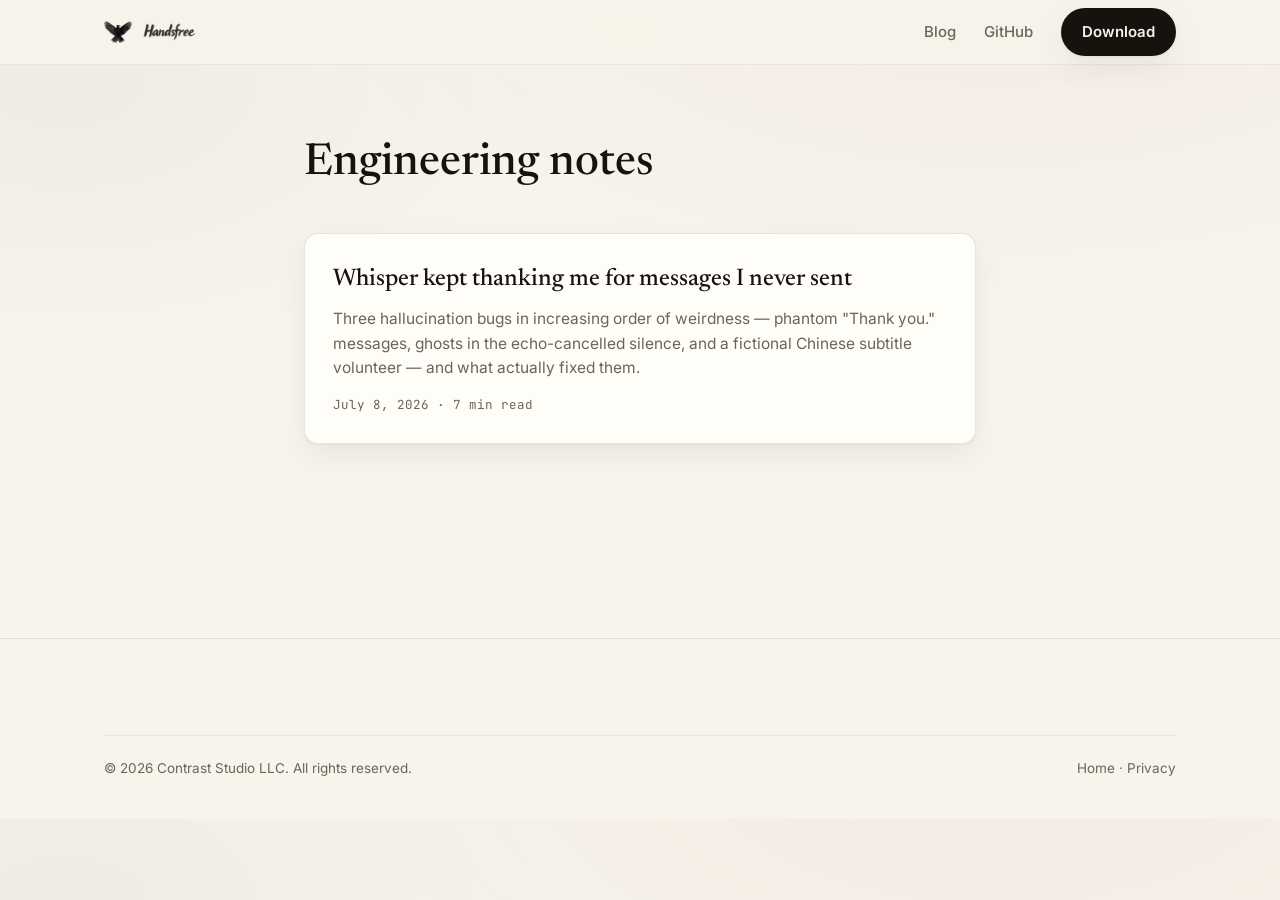
<file: blog/index.html>
<!DOCTYPE html>
<html lang="en">
<head>
  <meta charset="UTF-8" />
  <meta name="viewport" content="width=device-width, initial-scale=1.0" />
  <title>Blog — Handsfree</title>
  <meta name="description" content="Engineering notes from building Handsfree — a free iOS app for talking to Claude Code and Codex hands-free." />

  <link rel="canonical" href="https://handsfree.contraststudio.app/blog/" />

  <meta property="og:type" content="website" />
  <meta property="og:url" content="https://handsfree.contraststudio.app/blog/" />
  <meta property="og:title" content="Handsfree Blog" />
  <meta property="og:description" content="Engineering notes from building a hands-free voice client for coding agents." />
  <meta property="og:image" content="https://handsfree.contraststudio.app/assets/logo.png" />

  <link rel="icon" type="image/png" href="../assets/logo.png" />
  <link rel="apple-touch-icon" href="../assets/logo.png" />

  <link rel="preconnect" href="https://fonts.googleapis.com" />
  <link rel="preconnect" href="https://fonts.gstatic.com" crossorigin />
  <link href="https://fonts.googleapis.com/css2?family=Inter:wght@400;500;600;700&family=Newsreader:ital,opsz,wght@0,6..72,400;0,6..72,500;1,6..72,400;1,6..72,500&family=JetBrains+Mono:wght@400;500&display=swap" rel="stylesheet" />

  <link rel="stylesheet" href="../styles.css" />
  <link rel="stylesheet" href="blog.css" />
</head>
<body>

  <header class="nav">
    <div class="wrap nav-inner">
      <a class="nav-brand" href="../index.html" aria-label="Handsfree home">
        <img src="../assets/logo.png" alt="" />
        <img src="../assets/wordmark.png" alt="Handsfree" style="height:20px" />
      </a>
      <nav class="nav-links">
        <a class="link" href="index.html">Blog</a>
        <a class="link" href="https://github.com/devtheicetea/handsfree" target="_blank" rel="noopener">GitHub</a>
        <a class="btn btn-primary" href="https://apps.apple.com/app/apple-store/id6781863812?pt=128939791&ct=blog&mt=8">Download</a>
      </nav>
    </div>
  </header>

  <main class="post-list">
    <h1>Engineering notes</h1>

    <a class="post-card" href="whisper-thank-you.html">
      <h2>Whisper kept thanking me for messages I never sent</h2>
      <p>Three hallucination bugs in increasing order of weirdness — phantom "Thank&nbsp;you." messages, ghosts in the echo-cancelled silence, and a fictional Chinese subtitle volunteer — and what actually fixed them.</p>
      <span class="when">July 8, 2026 · 7 min read</span>
    </a>
  </main>

  <footer class="site">
    <div class="wrap">
      <div class="foot-bottom">
        <span>&copy; <span id="year">2026</span> Contrast Studio LLC. All rights reserved.</span>
        <span><a href="../index.html" style="color:inherit">Home</a> · <a href="../privacy.html" style="color:inherit">Privacy</a></span>
      </div>
    </div>
  </footer>

  <script>document.getElementById('year').textContent = new Date().getFullYear();</script>
</body>
</html>
</file>
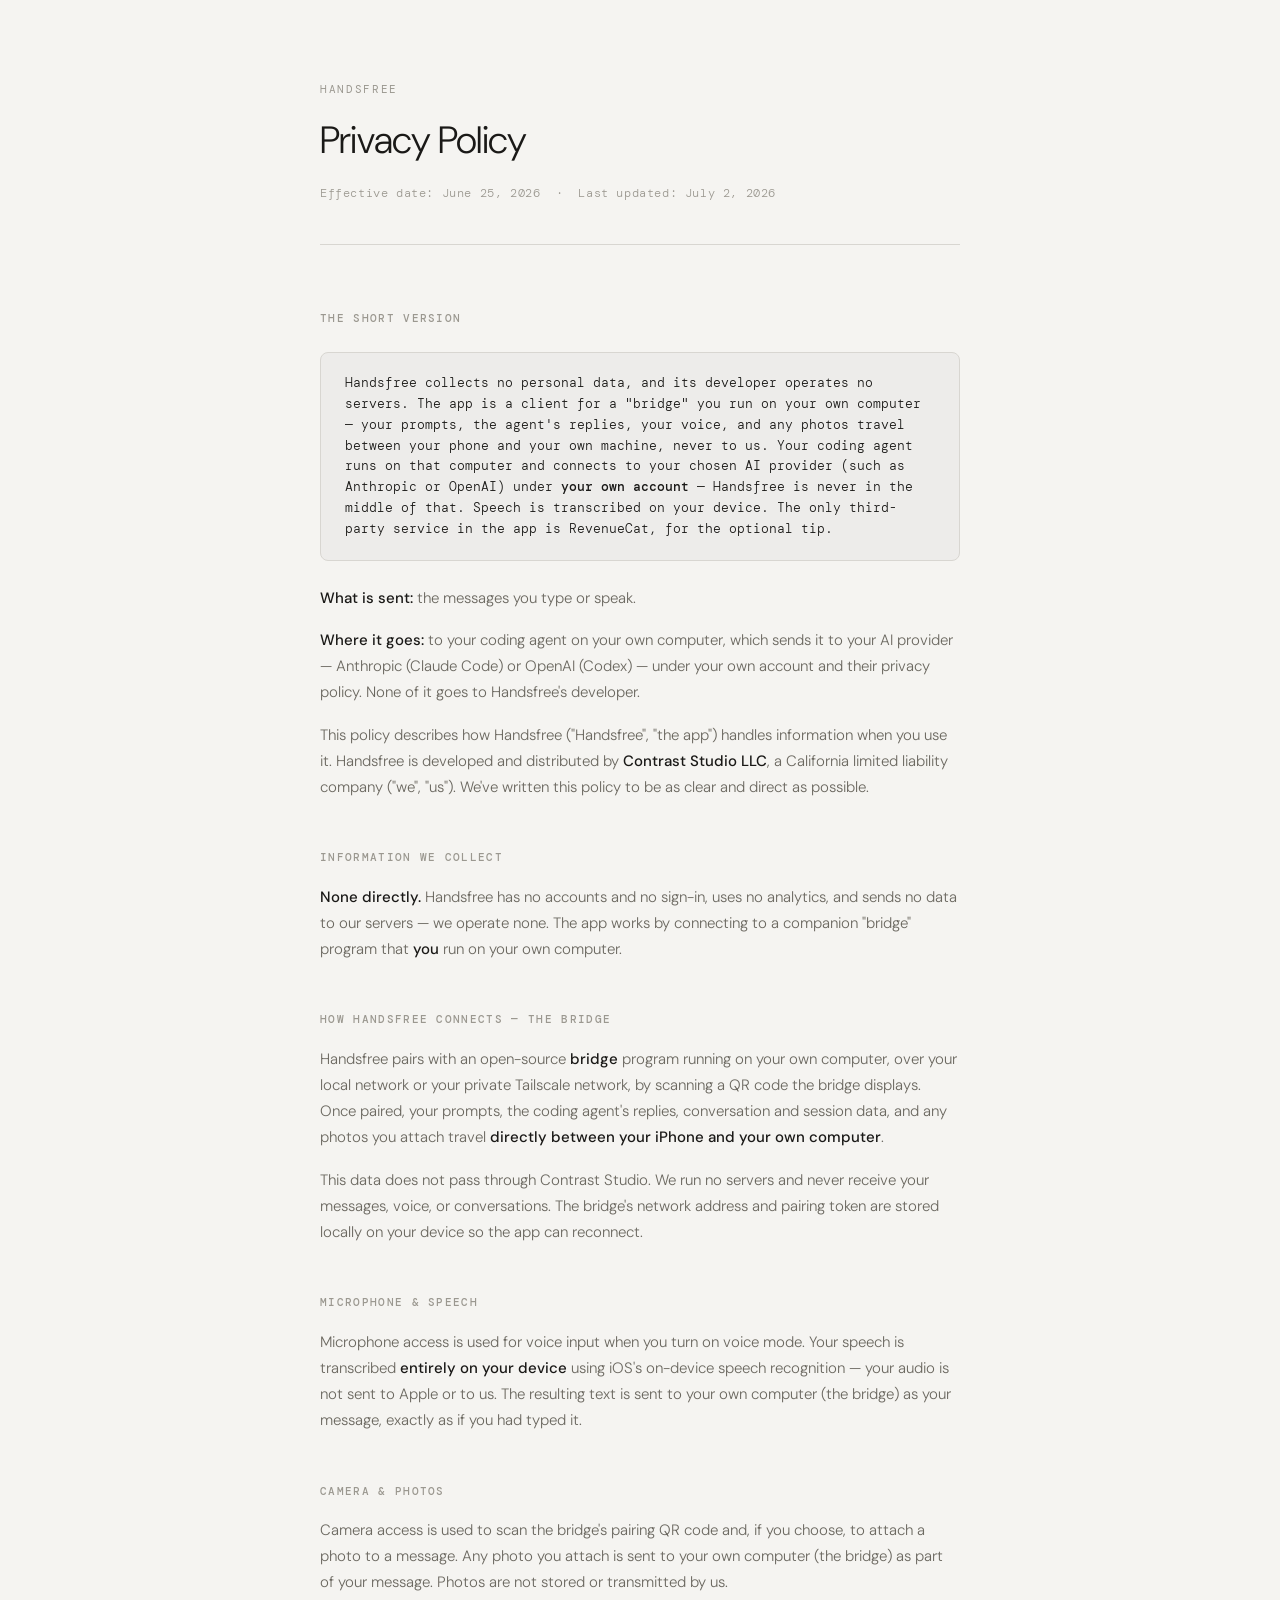
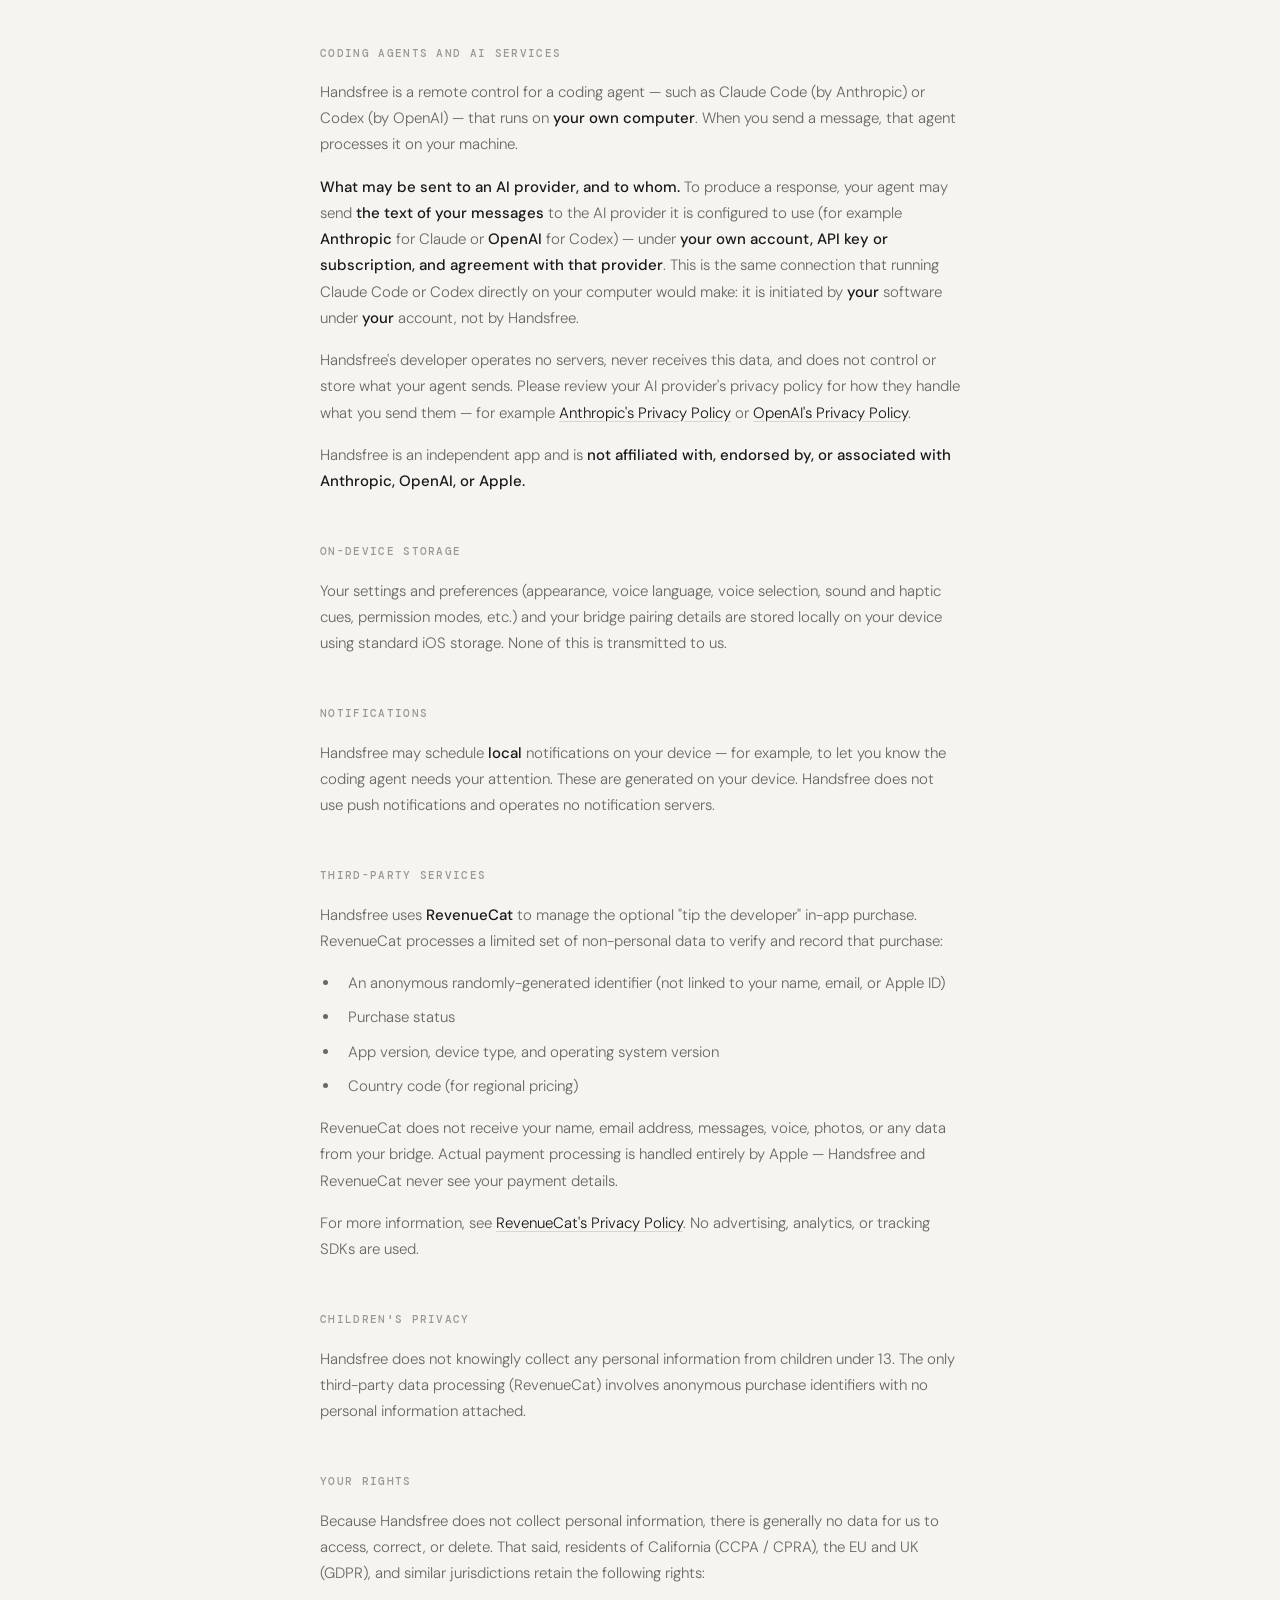
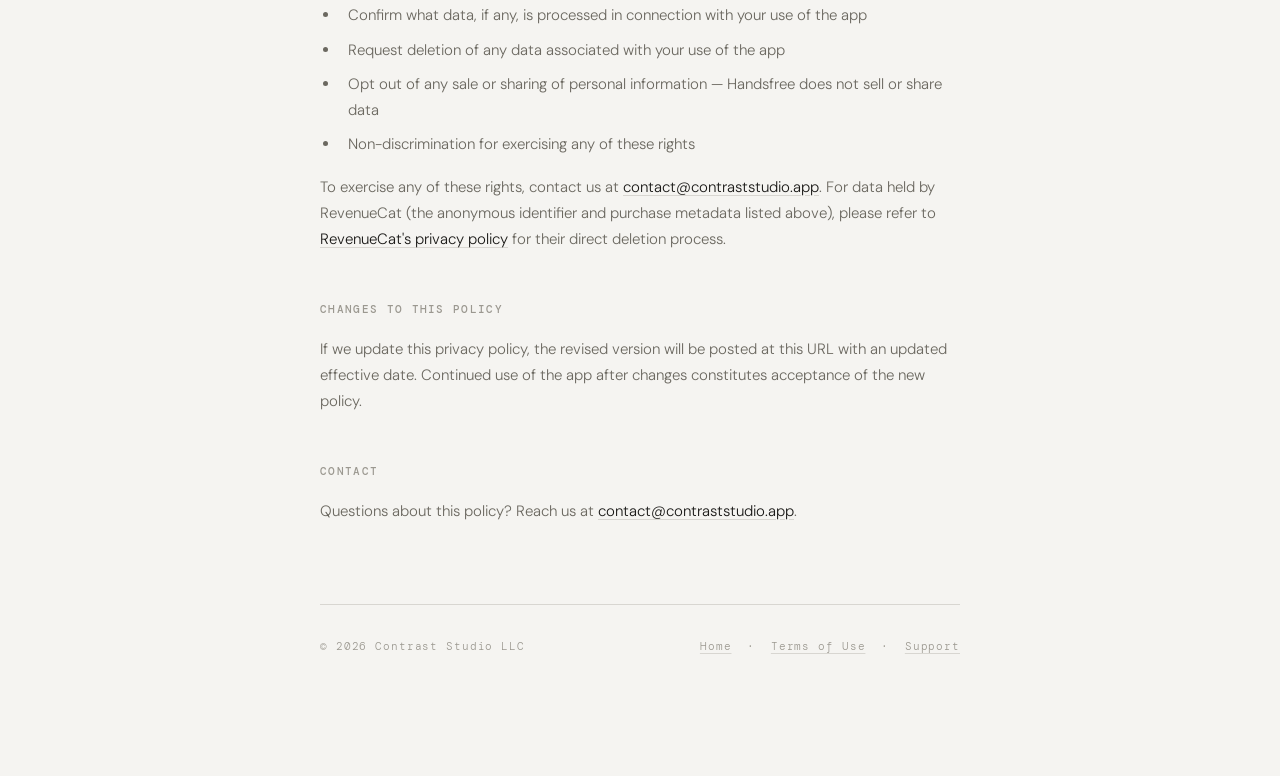
<file: privacy.html>
<!DOCTYPE html>
<html lang="en">
<head>
  <meta charset="UTF-8" />
  <meta name="viewport" content="width=device-width, initial-scale=1.0" />
  <title>Privacy Policy — Handsfree</title>
  <link href="https://fonts.googleapis.com/css2?family=DM+Mono:ital,wght@0,300;0,400;0,500;1,300&family=DM+Sans:ital,opsz,wght@0,9..40,300;0,9..40,400;0,9..40,500;1,9..40,300&display=swap" rel="stylesheet">
  <style>
    :root {
      --bg: #f5f4f1;
      --surface: #edecea;
      --border: #d8d6d1;
      --text-primary: #1a1917;
      --text-secondary: #6b6860;
      --text-tertiary: #9b9890;
      --accent: #1a1917;
      --mono: 'DM Mono', monospace;
      --sans: 'DM Sans', sans-serif;
    }

    *, *::before, *::after { box-sizing: border-box; margin: 0; padding: 0; }

    html { font-size: 16px; scroll-behavior: smooth; }

    body {
      background: var(--bg);
      color: var(--text-primary);
      font-family: var(--sans);
      font-weight: 300;
      line-height: 1.75;
      -webkit-font-smoothing: antialiased;
      padding: 0 24px;
    }

    .page-wrap {
      max-width: 640px;
      margin: 0 auto;
      padding: 80px 0 120px;
    }

    /* Header */
    header {
      margin-bottom: 64px;
      padding-bottom: 40px;
      border-bottom: 1px solid var(--border);
    }

    .app-label {
      font-family: var(--mono);
      font-size: 11px;
      font-weight: 400;
      letter-spacing: 0.15em;
      text-transform: uppercase;
      color: var(--text-tertiary);
      margin-bottom: 20px;
    }

    h1 {
      font-family: var(--sans);
      font-size: clamp(28px, 5vw, 38px);
      font-weight: 300;
      letter-spacing: -0.02em;
      line-height: 1.15;
      color: var(--text-primary);
      margin-bottom: 20px;
    }

    .meta {
      font-family: var(--mono);
      font-size: 12px;
      color: var(--text-tertiary);
      letter-spacing: 0.05em;
    }

    /* Sections */
    section {
      margin-bottom: 48px;
    }

    h2 {
      font-family: var(--mono);
      font-size: 11px;
      font-weight: 500;
      letter-spacing: 0.12em;
      text-transform: uppercase;
      color: var(--text-tertiary);
      margin-bottom: 16px;
      padding-top: 48px;
      border-top: 1px solid var(--border);
    }

    h2:first-child { border-top: none; padding-top: 0; }

    p {
      font-size: 15px;
      color: var(--text-secondary);
      margin-bottom: 16px;
      font-weight: 300;
    }

    p:last-child { margin-bottom: 0; }

    strong {
      font-weight: 500;
      color: var(--text-primary);
    }

    ul {
      margin: 12px 0 16px 0;
      padding-left: 20px;
    }

    ul li {
      font-size: 15px;
      color: var(--text-secondary);
      font-weight: 300;
      margin-bottom: 8px;
      padding-left: 8px;
    }

    /* Highlight box */
    .callout {
      background: var(--surface);
      border: 1px solid var(--border);
      border-radius: 8px;
      padding: 20px 24px;
      margin: 24px 0;
    }

    .callout p {
      font-family: var(--mono);
      font-size: 13px;
      color: var(--text-primary);
      margin: 0;
      line-height: 1.6;
    }

    /* Contact */
    a {
      color: var(--text-primary);
      text-decoration: underline;
      text-underline-offset: 3px;
      text-decoration-color: var(--border);
      transition: text-decoration-color 0.15s;
    }

    a:hover { text-decoration-color: var(--text-primary); }

    /* Footer */
    footer {
      margin-top: 80px;
      padding-top: 32px;
      border-top: 1px solid var(--border);
      display: flex;
      justify-content: space-between;
      align-items: center;
      flex-wrap: wrap;
      gap: 12px;
    }

    footer span {
      font-family: var(--mono);
      font-size: 11px;
      color: var(--text-tertiary);
      letter-spacing: 0.08em;
    }

    footer a {
      font-family: var(--mono);
      font-size: 11px;
      color: var(--text-tertiary);
      letter-spacing: 0.08em;
      text-decoration-color: var(--border);
    }
  </style>
</head>
<body>
  <div class="page-wrap">

    <header>
      <p class="app-label">Handsfree</p>
      <h1>Privacy Policy</h1>
      <p class="meta">Effective date: June 25, 2026 &nbsp;·&nbsp; Last updated: July 2, 2026</p>
    </header>

    <section>
      <h2>The short version</h2>
      <div class="callout">
        <p>Handsfree collects no personal data, and its developer operates no servers. The app is a client for a "bridge" you run on your own computer — your prompts, the agent's replies, your voice, and any photos travel between your phone and your own machine, never to us. Your coding agent runs on that computer and connects to your chosen AI provider (such as Anthropic or OpenAI) under <strong>your own account</strong> — Handsfree is never in the middle of that. Speech is transcribed on your device. The only third-party service in the app is RevenueCat, for the optional tip.</p>
      </div>
      <p><strong>What is sent:</strong> the messages you type or speak.</p>
      <p><strong>Where it goes:</strong> to your coding agent on your own computer, which sends it to your AI provider — Anthropic (Claude Code) or OpenAI (Codex) — under your own account and their privacy policy. None of it goes to Handsfree's developer.</p>
      <p>This policy describes how Handsfree ("Handsfree", "the app") handles information when you use it. Handsfree is developed and distributed by <strong>Contrast Studio LLC</strong>, a California limited liability company ("we", "us"). We've written this policy to be as clear and direct as possible.</p>
    </section>

    <section>
      <h2>Information we collect</h2>
      <p><strong>None directly.</strong> Handsfree has no accounts and no sign-in, uses no analytics, and sends no data to our servers — we operate none. The app works by connecting to a companion "bridge" program that <strong>you</strong> run on your own computer.</p>
    </section>

    <section>
      <h2>How Handsfree connects — the bridge</h2>
      <p>Handsfree pairs with an open-source <strong>bridge</strong> program running on your own computer, over your local network or your private Tailscale network, by scanning a QR code the bridge displays. Once paired, your prompts, the coding agent's replies, conversation and session data, and any photos you attach travel <strong>directly between your iPhone and your own computer</strong>.</p>
      <p>This data does not pass through Contrast Studio. We run no servers and never receive your messages, voice, or conversations. The bridge's network address and pairing token are stored locally on your device so the app can reconnect.</p>
    </section>

    <section>
      <h2>Microphone &amp; speech</h2>
      <p>Microphone access is used for voice input when you turn on voice mode. Your speech is transcribed <strong>entirely on your device</strong> using iOS's on-device speech recognition — your audio is not sent to Apple or to us. The resulting text is sent to your own computer (the bridge) as your message, exactly as if you had typed it.</p>
    </section>

    <section>
      <h2>Camera &amp; photos</h2>
      <p>Camera access is used to scan the bridge's pairing QR code and, if you choose, to attach a photo to a message. Any photo you attach is sent to your own computer (the bridge) as part of your message. Photos are not stored or transmitted by us.</p>
    </section>

    <section>
      <h2>Coding agents and AI services</h2>
      <p>Handsfree is a remote control for a coding agent — such as Claude Code (by Anthropic) or Codex (by OpenAI) — that runs on <strong>your own computer</strong>. When you send a message, that agent processes it on your machine.</p>
      <p><strong>What may be sent to an AI provider, and to whom.</strong> To produce a response, your agent may send <strong>the text of your messages</strong> to the AI provider it is configured to use (for example <strong>Anthropic</strong> for Claude or <strong>OpenAI</strong> for Codex) — under <strong>your own account, API key or subscription, and agreement with that provider</strong>. This is the same connection that running Claude Code or Codex directly on your computer would make: it is initiated by <strong>your</strong> software under <strong>your</strong> account, not by Handsfree.</p>
      <p>Handsfree's developer operates no servers, never receives this data, and does not control or store what your agent sends. Please review your AI provider's privacy policy for how they handle what you send them — for example <a href="https://www.anthropic.com/legal/privacy" target="_blank" rel="noopener">Anthropic's Privacy Policy</a> or <a href="https://openai.com/policies/privacy-policy" target="_blank" rel="noopener">OpenAI's Privacy Policy</a>.</p>
      <p>Handsfree is an independent app and is <strong>not affiliated with, endorsed by, or associated with Anthropic, OpenAI, or Apple.</strong></p>
    </section>

    <section>
      <h2>On-device storage</h2>
      <p>Your settings and preferences (appearance, voice language, voice selection, sound and haptic cues, permission modes, etc.) and your bridge pairing details are stored locally on your device using standard iOS storage. None of this is transmitted to us.</p>
    </section>

    <section>
      <h2>Notifications</h2>
      <p>Handsfree may schedule <strong>local</strong> notifications on your device — for example, to let you know the coding agent needs your attention. These are generated on your device. Handsfree does not use push notifications and operates no notification servers.</p>
    </section>

    <section>
      <h2>Third-party services</h2>
      <p>Handsfree uses <strong>RevenueCat</strong> to manage the optional "tip the developer" in-app purchase. RevenueCat processes a limited set of non-personal data to verify and record that purchase:</p>
      <ul>
        <li>An anonymous randomly-generated identifier (not linked to your name, email, or Apple ID)</li>
        <li>Purchase status</li>
        <li>App version, device type, and operating system version</li>
        <li>Country code (for regional pricing)</li>
      </ul>
      <p>RevenueCat does not receive your name, email address, messages, voice, photos, or any data from your bridge. Actual payment processing is handled entirely by Apple — Handsfree and RevenueCat never see your payment details.</p>
      <p>For more information, see <a href="https://www.revenuecat.com/privacy" target="_blank" rel="noopener">RevenueCat's Privacy Policy</a>. No advertising, analytics, or tracking SDKs are used.</p>
    </section>

    <section>
      <h2>Children's privacy</h2>
      <p>Handsfree does not knowingly collect any personal information from children under 13. The only third-party data processing (RevenueCat) involves anonymous purchase identifiers with no personal information attached.</p>
    </section>

    <section>
      <h2>Your rights</h2>
      <p>Because Handsfree does not collect personal information, there is generally no data for us to access, correct, or delete. That said, residents of California (CCPA / CPRA), the EU and UK (GDPR), and similar jurisdictions retain the following rights:</p>
      <ul>
        <li>Confirm what data, if any, is processed in connection with your use of the app</li>
        <li>Request deletion of any data associated with your use of the app</li>
        <li>Opt out of any sale or sharing of personal information — Handsfree does not sell or share data</li>
        <li>Non-discrimination for exercising any of these rights</li>
      </ul>
      <p>To exercise any of these rights, contact us at <a href="mailto:contact@contraststudio.app">contact@contraststudio.app</a>. For data held by RevenueCat (the anonymous identifier and purchase metadata listed above), please refer to <a href="https://www.revenuecat.com/privacy" target="_blank" rel="noopener">RevenueCat's privacy policy</a> for their direct deletion process.</p>
    </section>

    <section>
      <h2>Changes to this policy</h2>
      <p>If we update this privacy policy, the revised version will be posted at this URL with an updated effective date. Continued use of the app after changes constitutes acceptance of the new policy.</p>
    </section>

    <section>
      <h2>Contact</h2>
      <p>Questions about this policy? Reach us at <a href="mailto:contact@contraststudio.app">contact@contraststudio.app</a>.</p>
    </section>

    <footer>
      <span>© 2026 Contrast Studio LLC</span>
      <span>
        <a href="index.html">Home</a>
        &nbsp;·&nbsp;
        <a href="terms.html">Terms of Use</a>
        &nbsp;·&nbsp;
        <a href="support.html">Support</a>
      </span>
    </footer>

  </div>
</body>
</html>
</file>
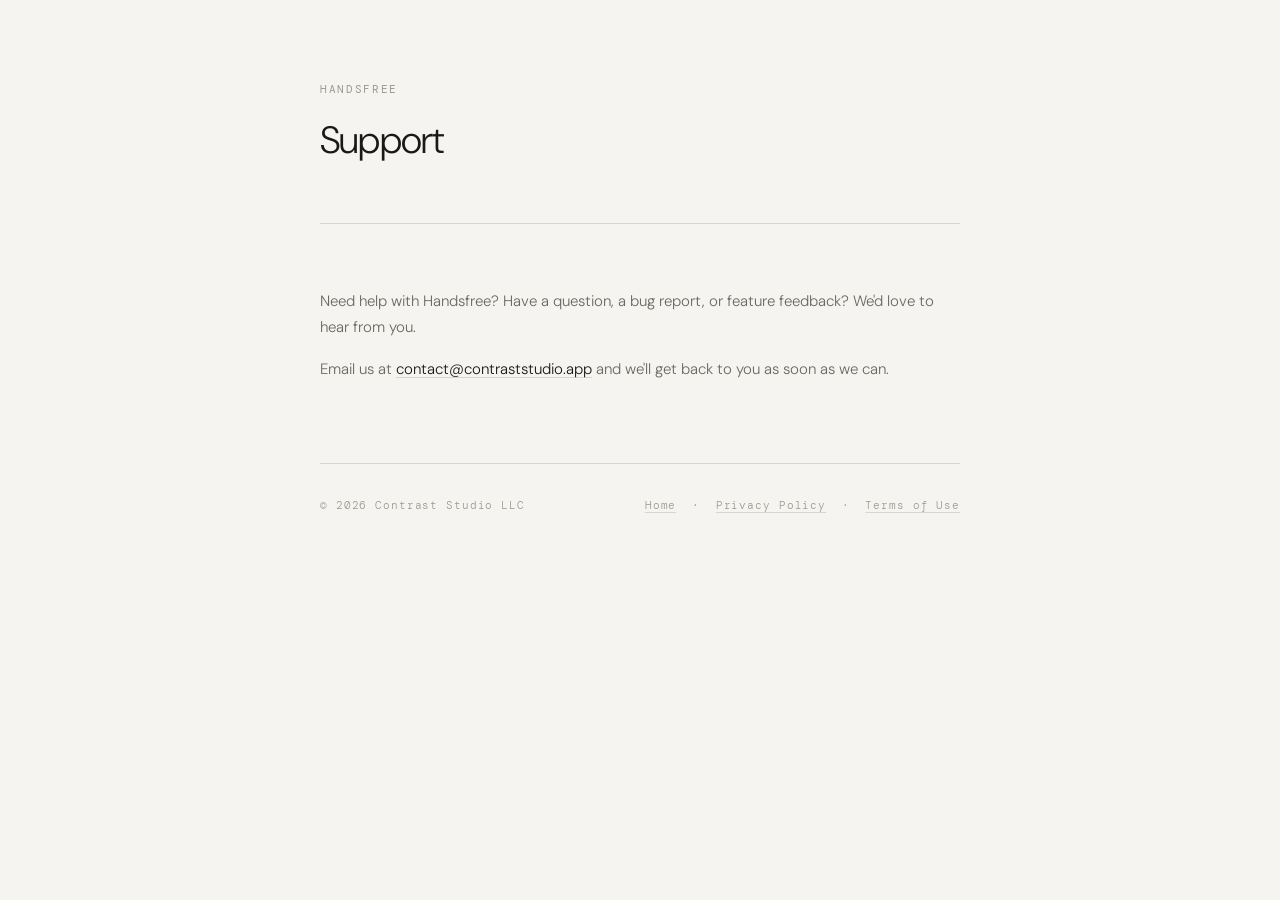
<file: support.html>
<!DOCTYPE html>
<html lang="en">
<head>
  <meta charset="UTF-8" />
  <meta name="viewport" content="width=device-width, initial-scale=1.0" />
  <title>Support — Handsfree</title>
  <link href="https://fonts.googleapis.com/css2?family=DM+Mono:ital,wght@0,300;0,400;0,500;1,300&family=DM+Sans:ital,opsz,wght@0,9..40,300;0,9..40,400;0,9..40,500;1,9..40,300&display=swap" rel="stylesheet">
  <style>
    :root {
      --bg: #f5f4f1;
      --surface: #edecea;
      --border: #d8d6d1;
      --text-primary: #1a1917;
      --text-secondary: #6b6860;
      --text-tertiary: #9b9890;
      --accent: #1a1917;
      --mono: 'DM Mono', monospace;
      --sans: 'DM Sans', sans-serif;
    }

    *, *::before, *::after { box-sizing: border-box; margin: 0; padding: 0; }

    html { font-size: 16px; scroll-behavior: smooth; }

    body {
      background: var(--bg);
      color: var(--text-primary);
      font-family: var(--sans);
      font-weight: 300;
      line-height: 1.75;
      -webkit-font-smoothing: antialiased;
      padding: 0 24px;
    }

    .page-wrap {
      max-width: 640px;
      margin: 0 auto;
      padding: 80px 0 120px;
    }

    /* Header */
    header {
      margin-bottom: 64px;
      padding-bottom: 40px;
      border-bottom: 1px solid var(--border);
    }

    .app-label {
      font-family: var(--mono);
      font-size: 11px;
      font-weight: 400;
      letter-spacing: 0.15em;
      text-transform: uppercase;
      color: var(--text-tertiary);
      margin-bottom: 20px;
    }

    h1 {
      font-family: var(--sans);
      font-size: clamp(28px, 5vw, 38px);
      font-weight: 300;
      letter-spacing: -0.02em;
      line-height: 1.15;
      color: var(--text-primary);
      margin-bottom: 20px;
    }

    .meta {
      font-family: var(--mono);
      font-size: 12px;
      color: var(--text-tertiary);
      letter-spacing: 0.05em;
    }

    /* Sections */
    section {
      margin-bottom: 48px;
    }

    h2 {
      font-family: var(--mono);
      font-size: 11px;
      font-weight: 500;
      letter-spacing: 0.12em;
      text-transform: uppercase;
      color: var(--text-tertiary);
      margin-bottom: 16px;
      padding-top: 48px;
      border-top: 1px solid var(--border);
    }

    h2:first-child { border-top: none; padding-top: 0; }

    p {
      font-size: 15px;
      color: var(--text-secondary);
      margin-bottom: 16px;
      font-weight: 300;
    }

    p:last-child { margin-bottom: 0; }

    strong {
      font-weight: 500;
      color: var(--text-primary);
    }

    ul {
      margin: 12px 0 16px 0;
      padding-left: 20px;
    }

    ul li {
      font-size: 15px;
      color: var(--text-secondary);
      font-weight: 300;
      margin-bottom: 8px;
      padding-left: 8px;
    }

    /* Highlight box */
    .callout {
      background: var(--surface);
      border: 1px solid var(--border);
      border-radius: 8px;
      padding: 20px 24px;
      margin: 24px 0;
    }

    .callout p {
      font-family: var(--mono);
      font-size: 13px;
      color: var(--text-primary);
      margin: 0;
      line-height: 1.6;
    }

    /* Contact */
    a {
      color: var(--text-primary);
      text-decoration: underline;
      text-underline-offset: 3px;
      text-decoration-color: var(--border);
      transition: text-decoration-color 0.15s;
    }

    a:hover { text-decoration-color: var(--text-primary); }

    /* Footer */
    footer {
      margin-top: 80px;
      padding-top: 32px;
      border-top: 1px solid var(--border);
      display: flex;
      justify-content: space-between;
      align-items: center;
      flex-wrap: wrap;
      gap: 12px;
    }

    footer span {
      font-family: var(--mono);
      font-size: 11px;
      color: var(--text-tertiary);
      letter-spacing: 0.08em;
    }

    footer a {
      font-family: var(--mono);
      font-size: 11px;
      color: var(--text-tertiary);
      letter-spacing: 0.08em;
      text-decoration-color: var(--border);
    }
  </style>
</head>
<body>
  <div class="page-wrap">

    <header>
      <p class="app-label">Handsfree</p>
      <h1>Support</h1>
    </header>

    <section>
      <p>Need help with Handsfree? Have a question, a bug report, or feature feedback? We'd love to hear from you.</p>
      <p>Email us at <a class="email" href="mailto:contact@contraststudio.app">contact@contraststudio.app</a> and we'll get back to you as soon as we can.</p>
    </section>

    <footer>
      <span>© 2026 Contrast Studio LLC</span>
      <span>
        <a href="index.html">Home</a>
        &nbsp;·&nbsp;
        <a href="privacy.html">Privacy Policy</a>
        &nbsp;·&nbsp;
        <a href="terms.html">Terms of Use</a>
      </span>
    </footer>

  </div>
</body>
</html>
</file>
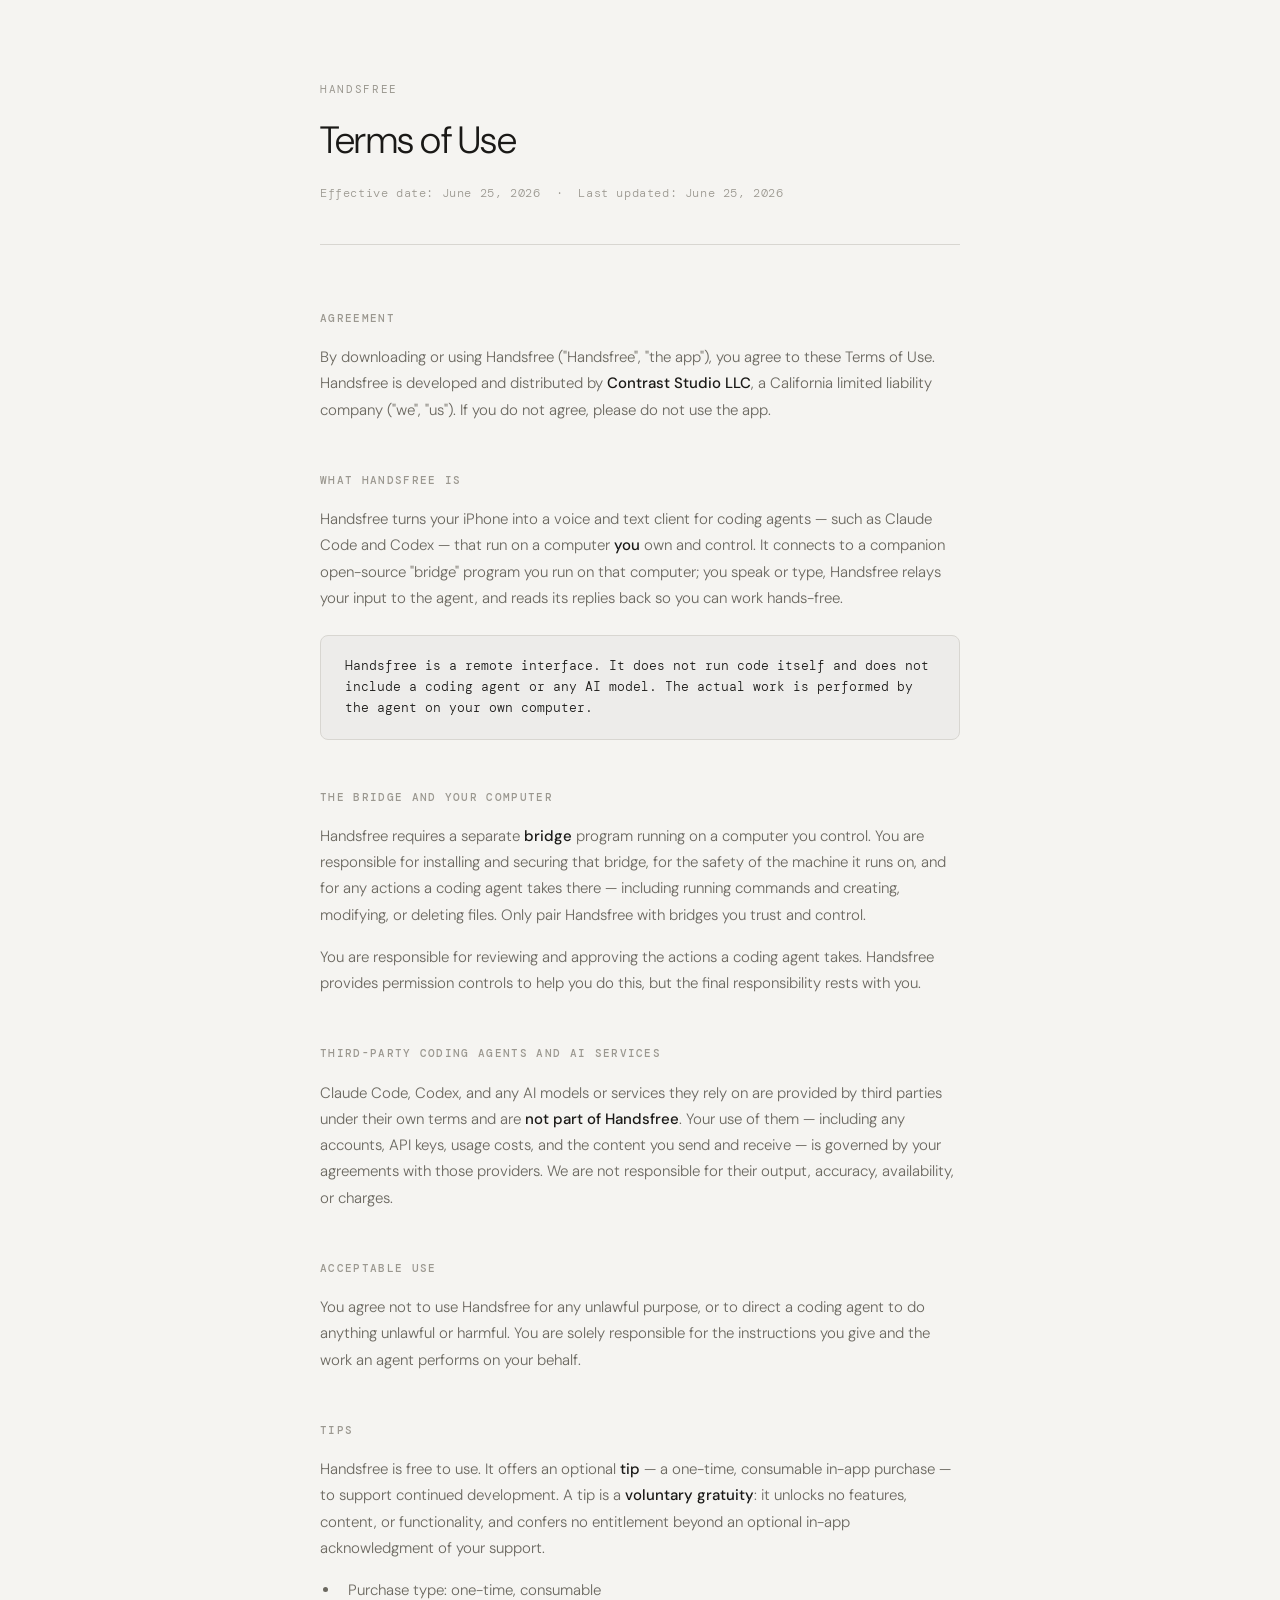
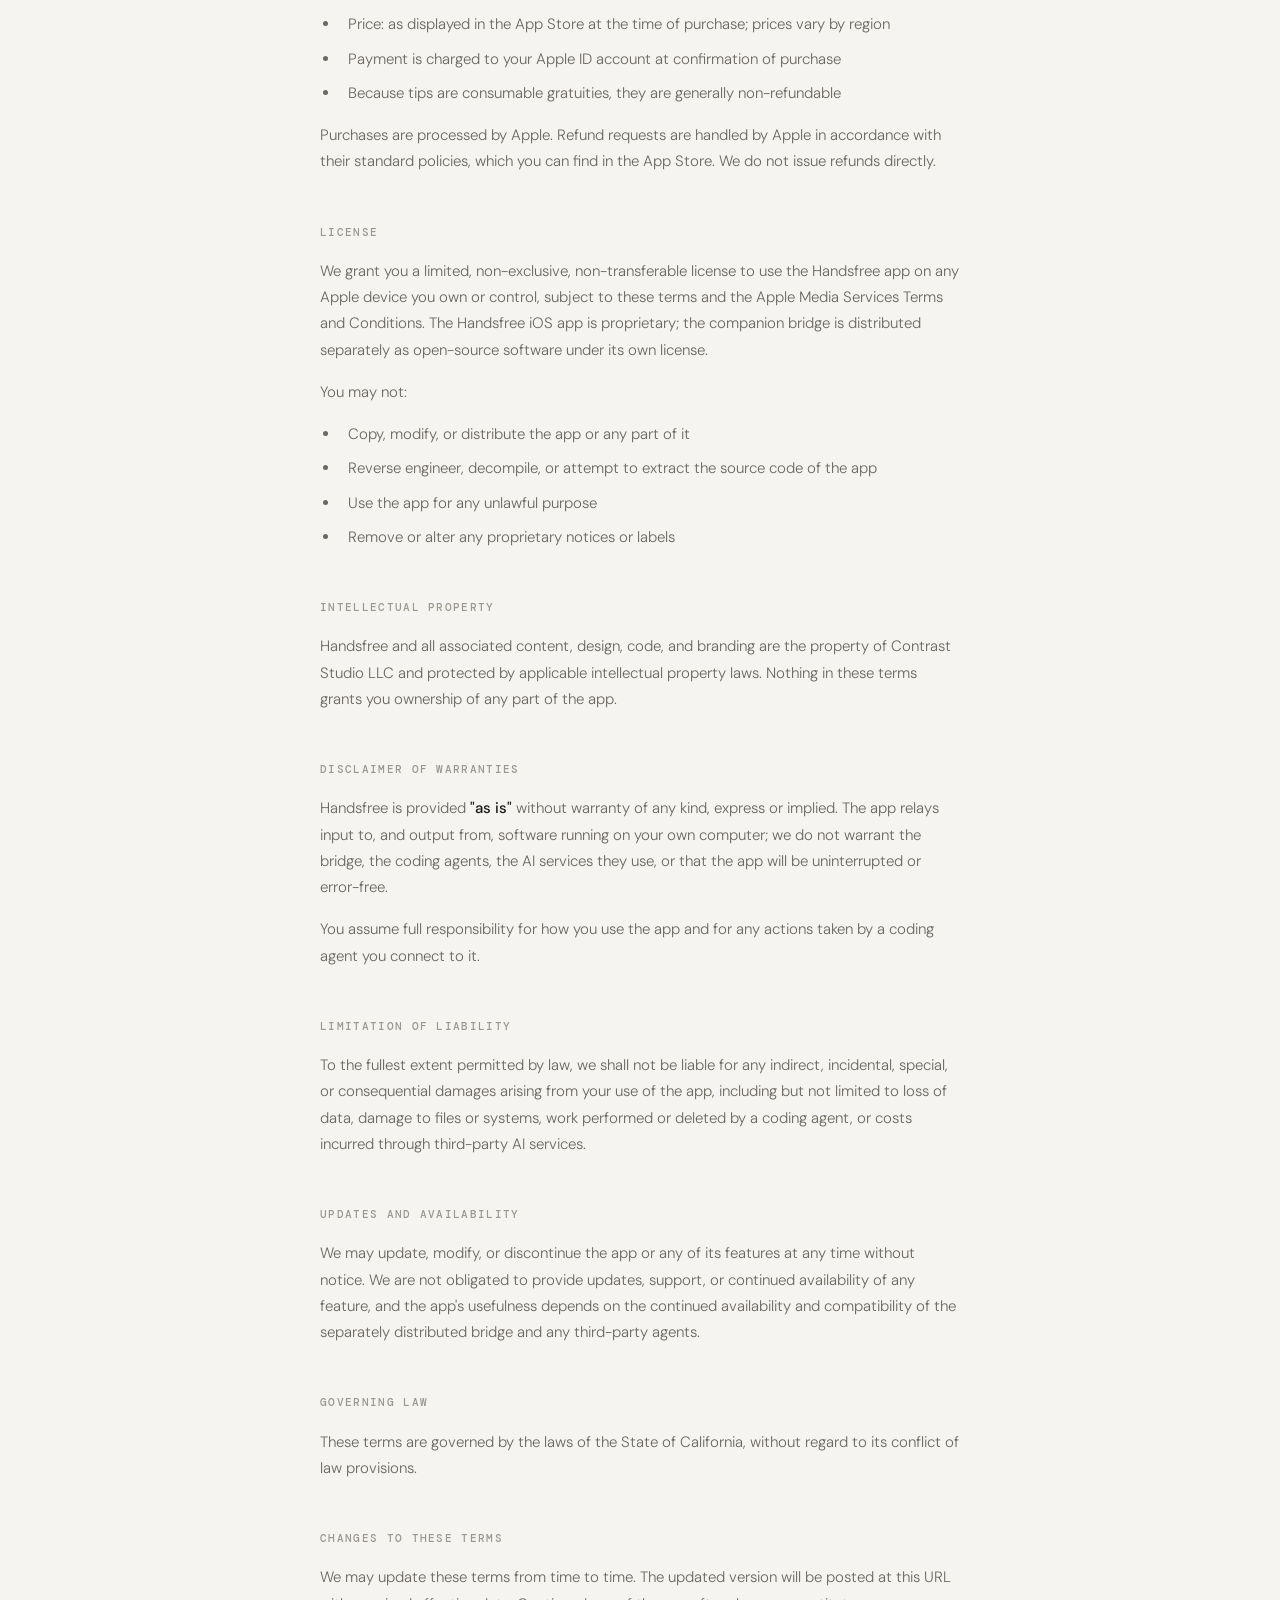
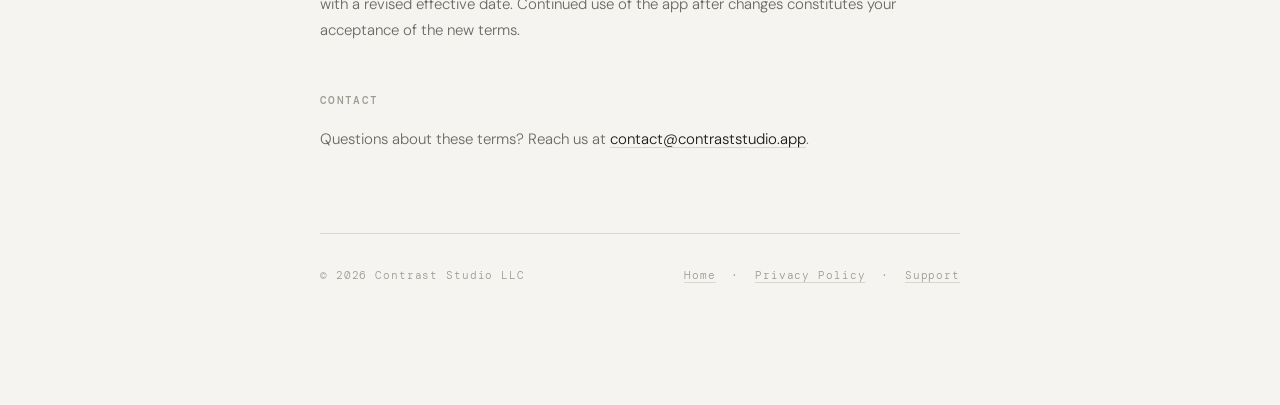
<file: terms.html>
<!DOCTYPE html>
<html lang="en">
<head>
  <meta charset="UTF-8" />
  <meta name="viewport" content="width=device-width, initial-scale=1.0" />
  <title>Terms of Use — Handsfree</title>
  <link href="https://fonts.googleapis.com/css2?family=DM+Mono:ital,wght@0,300;0,400;0,500;1,300&family=DM+Sans:ital,opsz,wght@0,9..40,300;0,9..40,400;0,9..40,500;1,9..40,300&display=swap" rel="stylesheet">
  <style>
    :root {
      --bg: #f5f4f1;
      --surface: #edecea;
      --border: #d8d6d1;
      --text-primary: #1a1917;
      --text-secondary: #6b6860;
      --text-tertiary: #9b9890;
      --accent: #1a1917;
      --mono: 'DM Mono', monospace;
      --sans: 'DM Sans', sans-serif;
    }

    *, *::before, *::after { box-sizing: border-box; margin: 0; padding: 0; }

    html { font-size: 16px; scroll-behavior: smooth; }

    body {
      background: var(--bg);
      color: var(--text-primary);
      font-family: var(--sans);
      font-weight: 300;
      line-height: 1.75;
      -webkit-font-smoothing: antialiased;
      padding: 0 24px;
    }

    .page-wrap {
      max-width: 640px;
      margin: 0 auto;
      padding: 80px 0 120px;
    }

    /* Header */
    header {
      margin-bottom: 64px;
      padding-bottom: 40px;
      border-bottom: 1px solid var(--border);
    }

    .app-label {
      font-family: var(--mono);
      font-size: 11px;
      font-weight: 400;
      letter-spacing: 0.15em;
      text-transform: uppercase;
      color: var(--text-tertiary);
      margin-bottom: 20px;
    }

    h1 {
      font-family: var(--sans);
      font-size: clamp(28px, 5vw, 38px);
      font-weight: 300;
      letter-spacing: -0.02em;
      line-height: 1.15;
      color: var(--text-primary);
      margin-bottom: 20px;
    }

    .meta {
      font-family: var(--mono);
      font-size: 12px;
      color: var(--text-tertiary);
      letter-spacing: 0.05em;
    }

    /* Sections */
    section {
      margin-bottom: 48px;
    }

    h2 {
      font-family: var(--mono);
      font-size: 11px;
      font-weight: 500;
      letter-spacing: 0.12em;
      text-transform: uppercase;
      color: var(--text-tertiary);
      margin-bottom: 16px;
      padding-top: 48px;
      border-top: 1px solid var(--border);
    }

    h2:first-child { border-top: none; padding-top: 0; }

    p {
      font-size: 15px;
      color: var(--text-secondary);
      margin-bottom: 16px;
      font-weight: 300;
    }

    p:last-child { margin-bottom: 0; }

    strong {
      font-weight: 500;
      color: var(--text-primary);
    }

    ul {
      margin: 12px 0 16px 0;
      padding-left: 20px;
    }

    ul li {
      font-size: 15px;
      color: var(--text-secondary);
      font-weight: 300;
      margin-bottom: 8px;
      padding-left: 8px;
    }

    /* Highlight box */
    .callout {
      background: var(--surface);
      border: 1px solid var(--border);
      border-radius: 8px;
      padding: 20px 24px;
      margin: 24px 0;
    }

    .callout p {
      font-family: var(--mono);
      font-size: 13px;
      color: var(--text-primary);
      margin: 0;
      line-height: 1.6;
    }

    /* Contact */
    a {
      color: var(--text-primary);
      text-decoration: underline;
      text-underline-offset: 3px;
      text-decoration-color: var(--border);
      transition: text-decoration-color 0.15s;
    }

    a:hover { text-decoration-color: var(--text-primary); }

    /* Footer */
    footer {
      margin-top: 80px;
      padding-top: 32px;
      border-top: 1px solid var(--border);
      display: flex;
      justify-content: space-between;
      align-items: center;
      flex-wrap: wrap;
      gap: 12px;
    }

    footer span {
      font-family: var(--mono);
      font-size: 11px;
      color: var(--text-tertiary);
      letter-spacing: 0.08em;
    }

    footer a {
      font-family: var(--mono);
      font-size: 11px;
      color: var(--text-tertiary);
      letter-spacing: 0.08em;
      text-decoration-color: var(--border);
    }
  </style>
</head>
<body>
  <div class="page-wrap">

    <header>
      <p class="app-label">Handsfree</p>
      <h1>Terms of Use</h1>
      <p class="meta">Effective date: June 25, 2026 &nbsp;·&nbsp; Last updated: June 25, 2026</p>
    </header>

    <section>
      <h2>Agreement</h2>
      <p>By downloading or using Handsfree ("Handsfree", "the app"), you agree to these Terms of Use. Handsfree is developed and distributed by <strong>Contrast Studio LLC</strong>, a California limited liability company ("we", "us"). If you do not agree, please do not use the app.</p>
    </section>

    <section>
      <h2>What Handsfree is</h2>
      <p>Handsfree turns your iPhone into a voice and text client for coding agents — such as Claude Code and Codex — that run on a computer <strong>you</strong> own and control. It connects to a companion open-source "bridge" program you run on that computer; you speak or type, Handsfree relays your input to the agent, and reads its replies back so you can work hands-free.</p>
      <div class="callout">
        <p>Handsfree is a remote interface. It does not run code itself and does not include a coding agent or any AI model. The actual work is performed by the agent on your own computer.</p>
      </div>
    </section>

    <section>
      <h2>The bridge and your computer</h2>
      <p>Handsfree requires a separate <strong>bridge</strong> program running on a computer you control. You are responsible for installing and securing that bridge, for the safety of the machine it runs on, and for any actions a coding agent takes there — including running commands and creating, modifying, or deleting files. Only pair Handsfree with bridges you trust and control.</p>
      <p>You are responsible for reviewing and approving the actions a coding agent takes. Handsfree provides permission controls to help you do this, but the final responsibility rests with you.</p>
    </section>

    <section>
      <h2>Third-party coding agents and AI services</h2>
      <p>Claude Code, Codex, and any AI models or services they rely on are provided by third parties under their own terms and are <strong>not part of Handsfree</strong>. Your use of them — including any accounts, API keys, usage costs, and the content you send and receive — is governed by your agreements with those providers. We are not responsible for their output, accuracy, availability, or charges.</p>
    </section>

    <section>
      <h2>Acceptable use</h2>
      <p>You agree not to use Handsfree for any unlawful purpose, or to direct a coding agent to do anything unlawful or harmful. You are solely responsible for the instructions you give and the work an agent performs on your behalf.</p>
    </section>

    <section>
      <h2>Tips</h2>
      <p>Handsfree is free to use. It offers an optional <strong>tip</strong> — a one-time, consumable in-app purchase — to support continued development. A tip is a <strong>voluntary gratuity</strong>: it unlocks no features, content, or functionality, and confers no entitlement beyond an optional in-app acknowledgment of your support.</p>
      <ul>
        <li>Purchase type: one-time, consumable</li>
        <li>Price: as displayed in the App Store at the time of purchase; prices vary by region</li>
        <li>Payment is charged to your Apple ID account at confirmation of purchase</li>
        <li>Because tips are consumable gratuities, they are generally non-refundable</li>
      </ul>
      <p>Purchases are processed by Apple. Refund requests are handled by Apple in accordance with their standard policies, which you can find in the App Store. We do not issue refunds directly.</p>
    </section>

    <section>
      <h2>License</h2>
      <p>We grant you a limited, non-exclusive, non-transferable license to use the Handsfree app on any Apple device you own or control, subject to these terms and the Apple Media Services Terms and Conditions. The Handsfree iOS app is proprietary; the companion bridge is distributed separately as open-source software under its own license.</p>
      <p>You may not:</p>
      <ul>
        <li>Copy, modify, or distribute the app or any part of it</li>
        <li>Reverse engineer, decompile, or attempt to extract the source code of the app</li>
        <li>Use the app for any unlawful purpose</li>
        <li>Remove or alter any proprietary notices or labels</li>
      </ul>
    </section>

    <section>
      <h2>Intellectual property</h2>
      <p>Handsfree and all associated content, design, code, and branding are the property of Contrast Studio LLC and protected by applicable intellectual property laws. Nothing in these terms grants you ownership of any part of the app.</p>
    </section>

    <section>
      <h2>Disclaimer of warranties</h2>
      <p>Handsfree is provided <strong>"as is"</strong> without warranty of any kind, express or implied. The app relays input to, and output from, software running on your own computer; we do not warrant the bridge, the coding agents, the AI services they use, or that the app will be uninterrupted or error-free.</p>
      <p>You assume full responsibility for how you use the app and for any actions taken by a coding agent you connect to it.</p>
    </section>

    <section>
      <h2>Limitation of liability</h2>
      <p>To the fullest extent permitted by law, we shall not be liable for any indirect, incidental, special, or consequential damages arising from your use of the app, including but not limited to loss of data, damage to files or systems, work performed or deleted by a coding agent, or costs incurred through third-party AI services.</p>
    </section>

    <section>
      <h2>Updates and availability</h2>
      <p>We may update, modify, or discontinue the app or any of its features at any time without notice. We are not obligated to provide updates, support, or continued availability of any feature, and the app's usefulness depends on the continued availability and compatibility of the separately distributed bridge and any third-party agents.</p>
    </section>

    <section>
      <h2>Governing law</h2>
      <p>These terms are governed by the laws of the State of California, without regard to its conflict of law provisions.</p>
    </section>

    <section>
      <h2>Changes to these terms</h2>
      <p>We may update these terms from time to time. The updated version will be posted at this URL with a revised effective date. Continued use of the app after changes constitutes your acceptance of the new terms.</p>
    </section>

    <section>
      <h2>Contact</h2>
      <p>Questions about these terms? Reach us at <a href="mailto:contact@contraststudio.app">contact@contraststudio.app</a>.</p>
    </section>

    <footer>
      <span>© 2026 Contrast Studio LLC</span>
      <span>
        <a href="index.html">Home</a>
        &nbsp;·&nbsp;
        <a href="privacy.html">Privacy Policy</a>
        &nbsp;·&nbsp;
        <a href="support.html">Support</a>
      </span>
    </footer>

  </div>
</body>
</html>
</file>
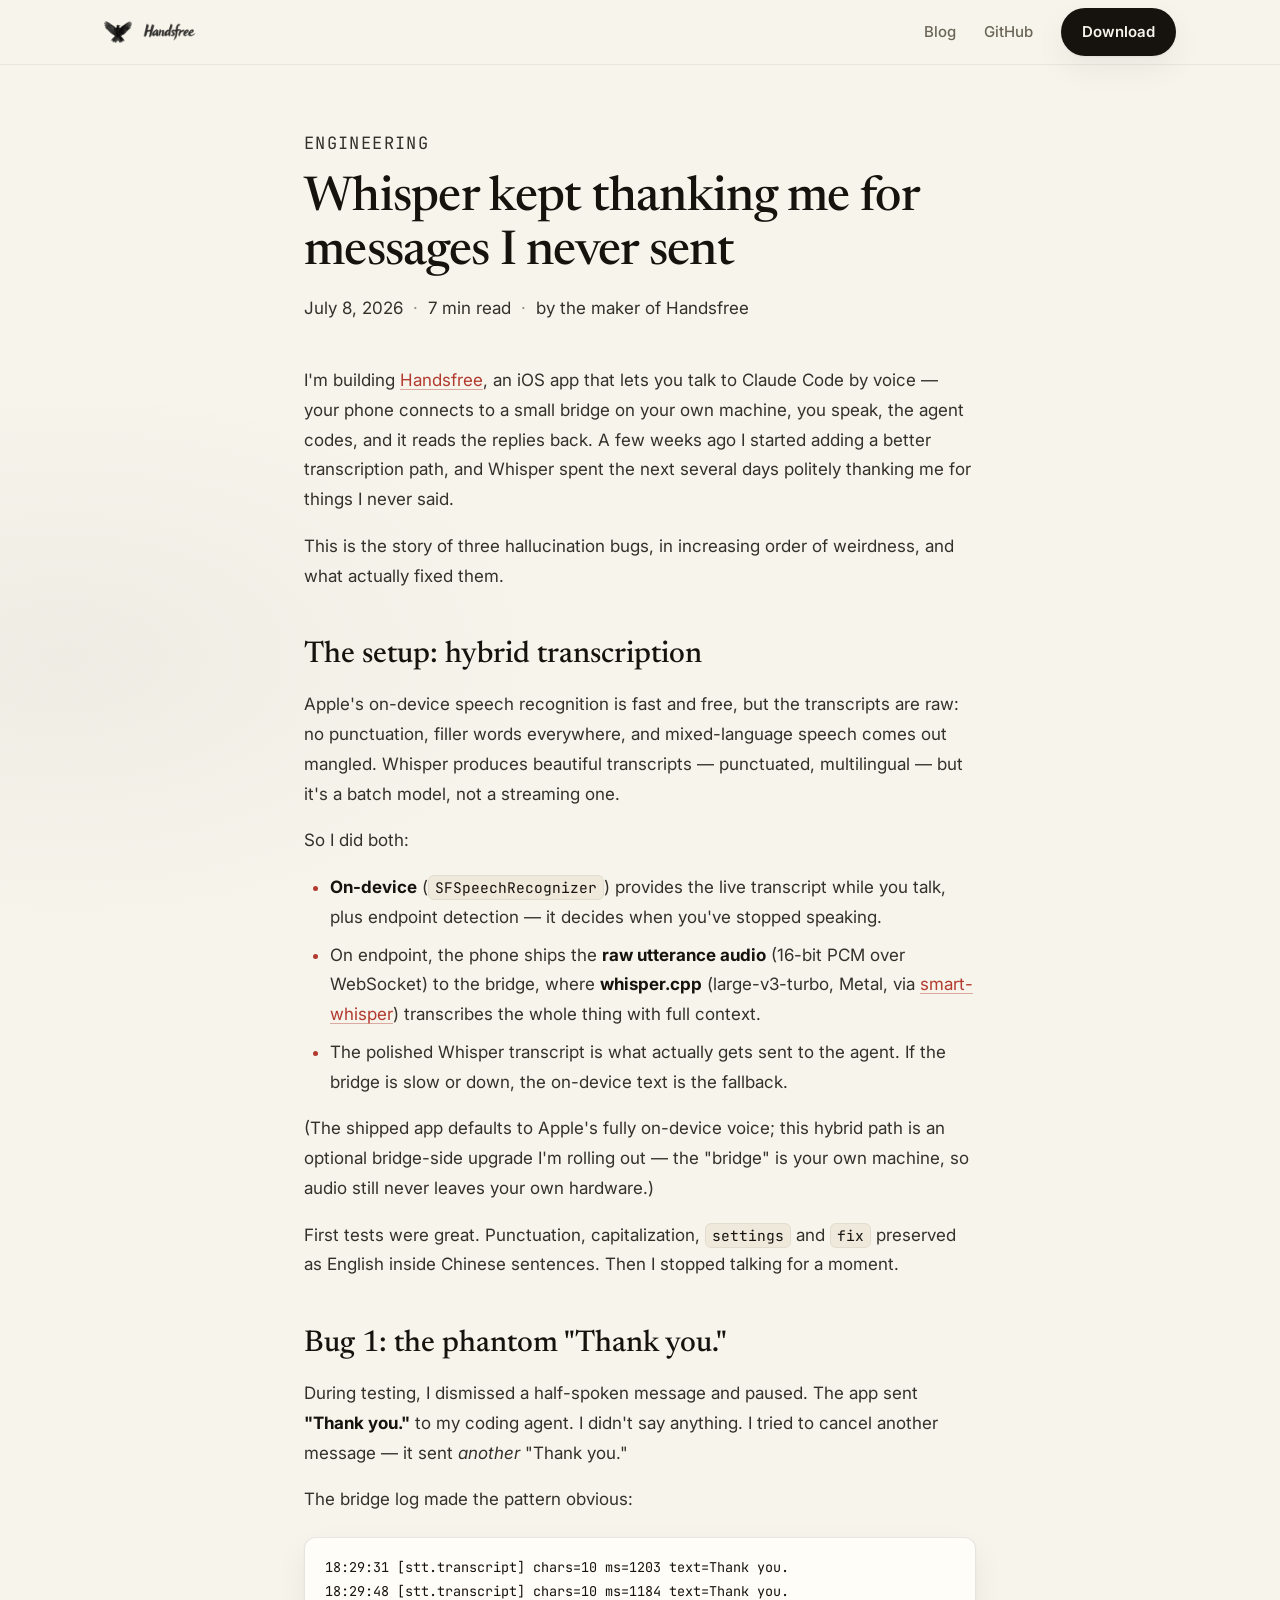
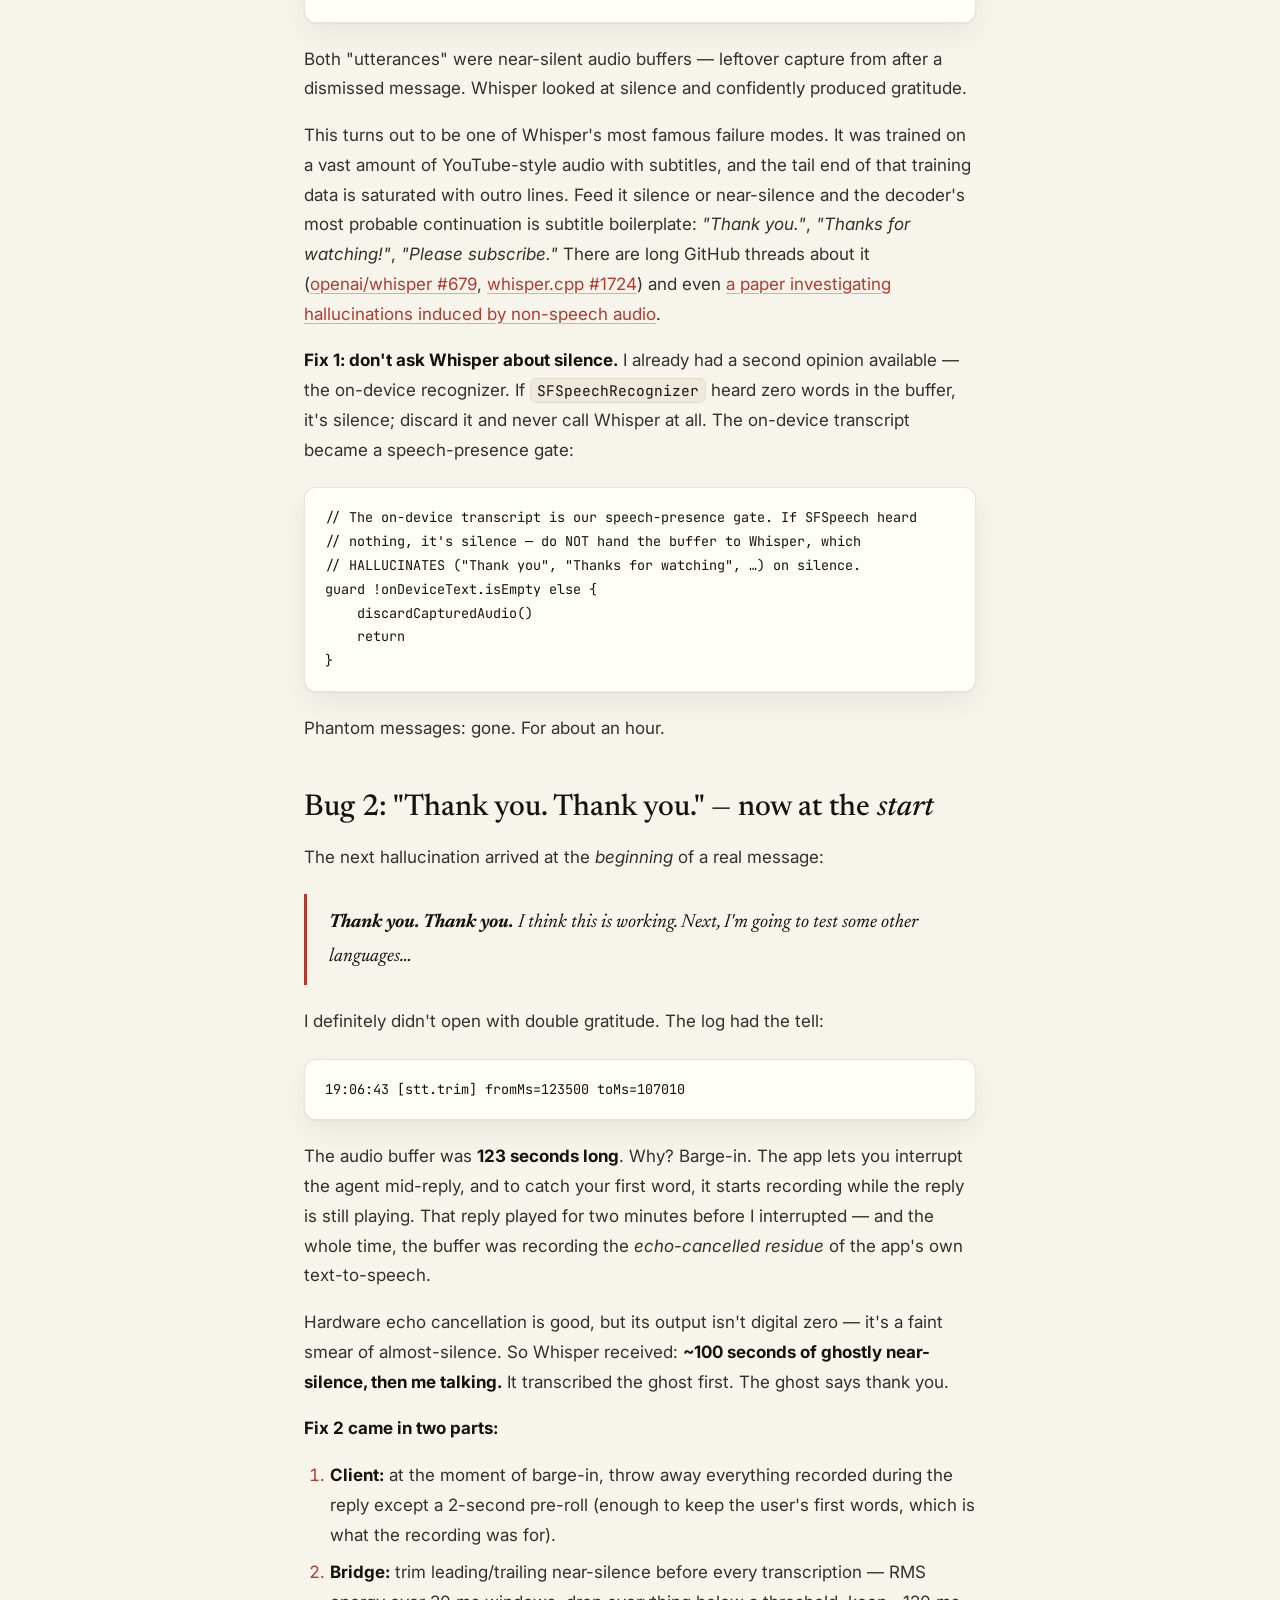
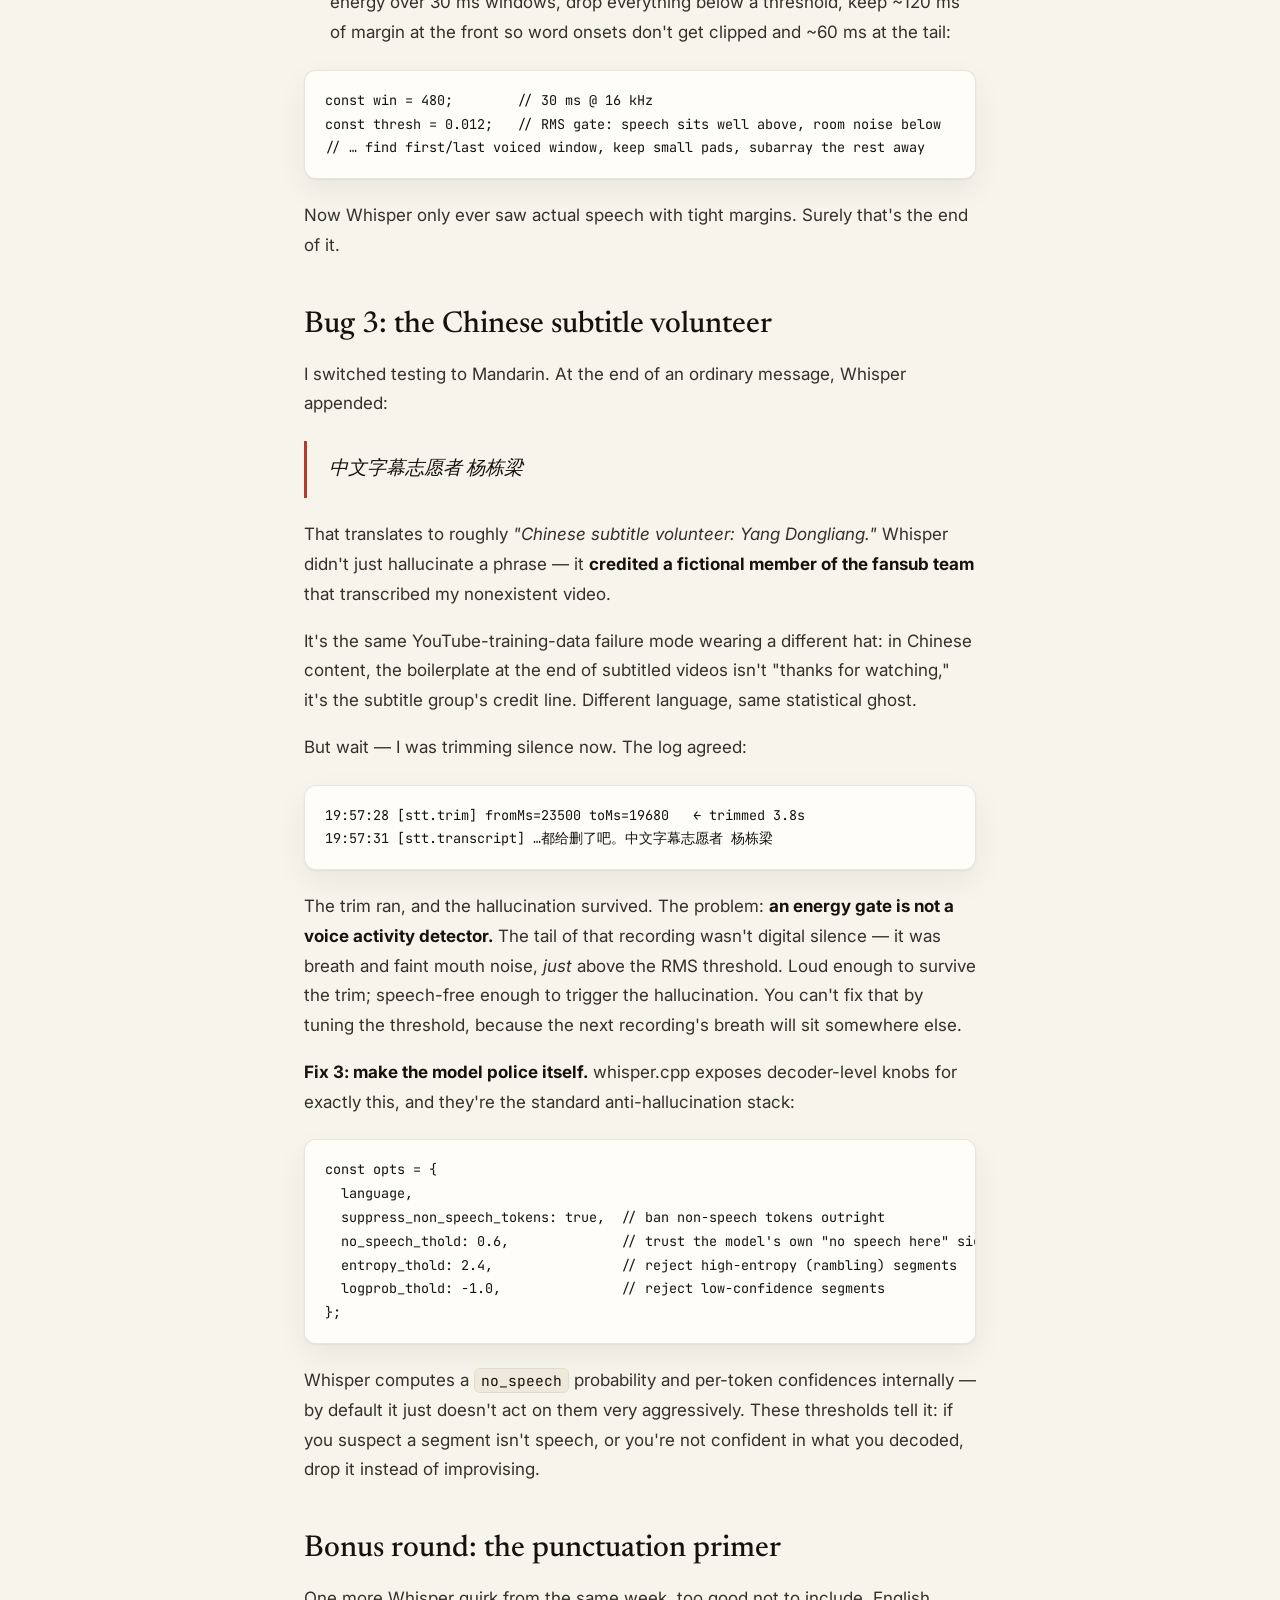
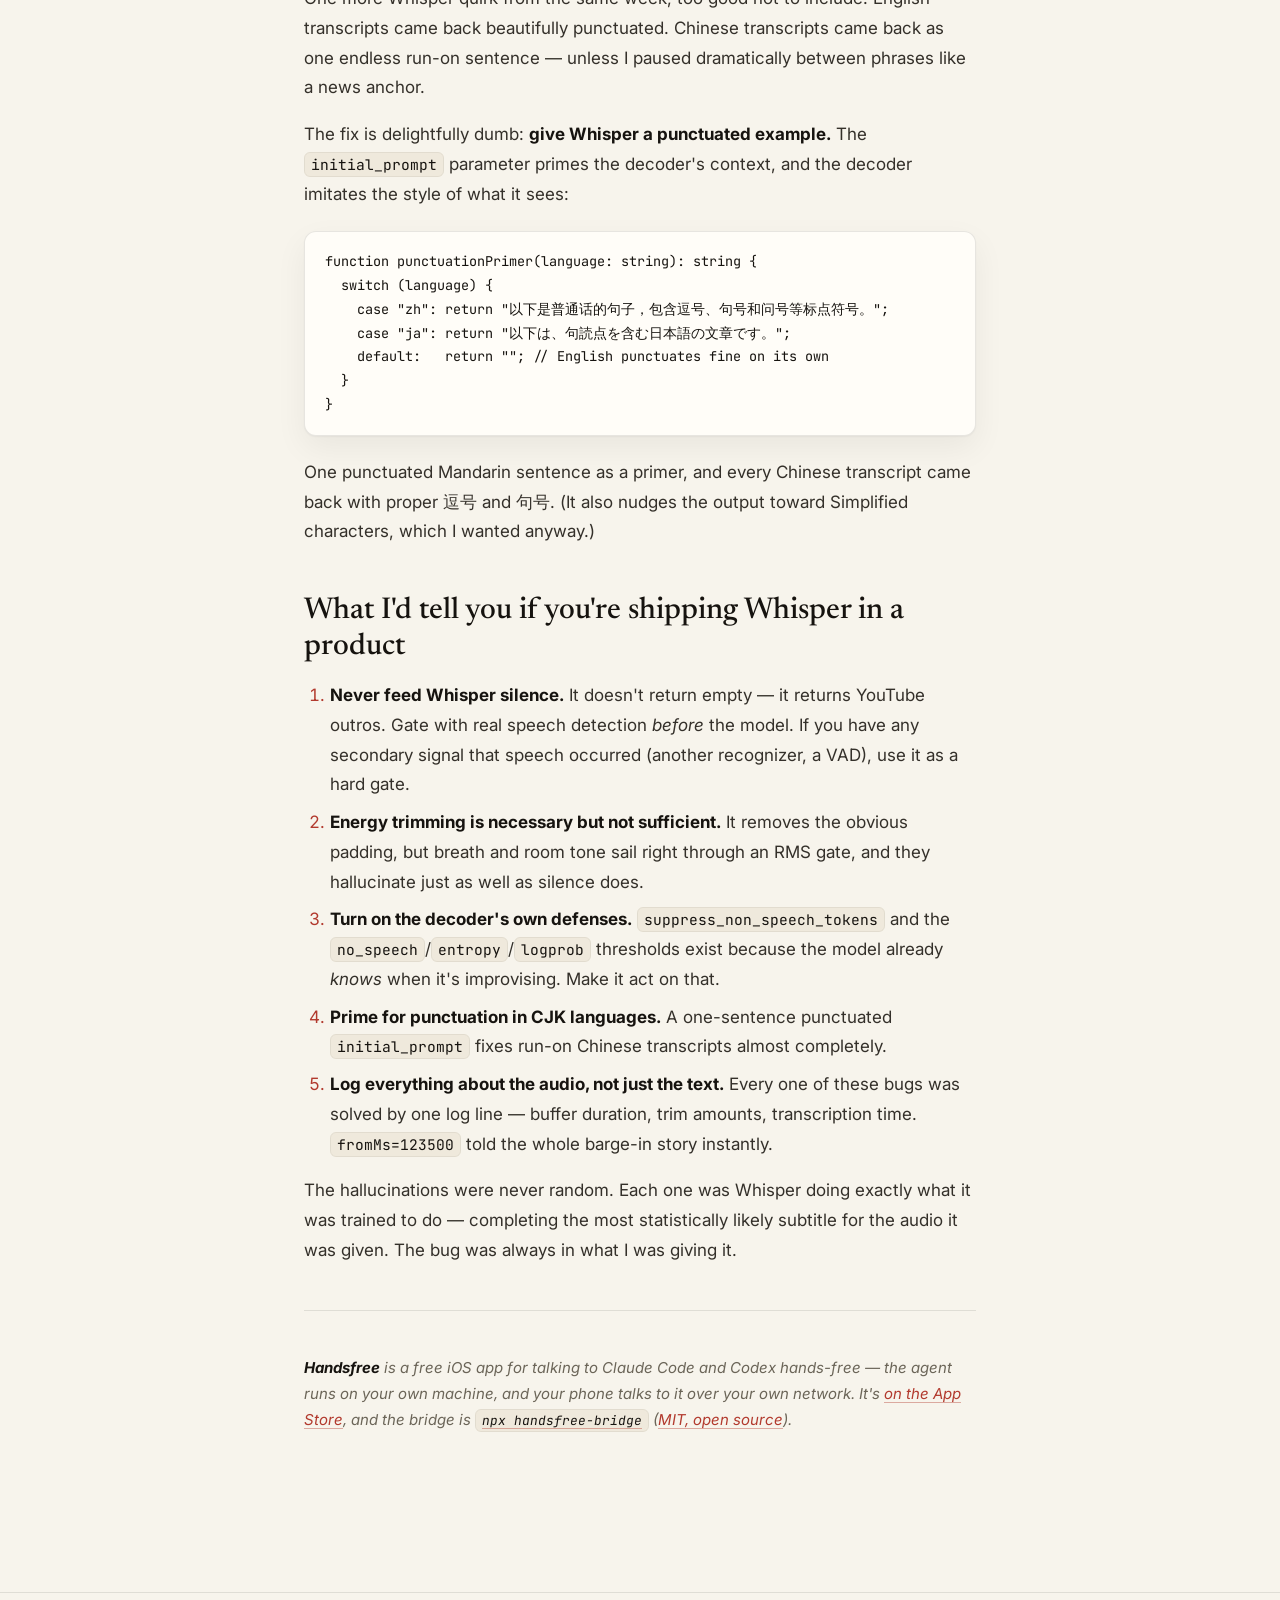
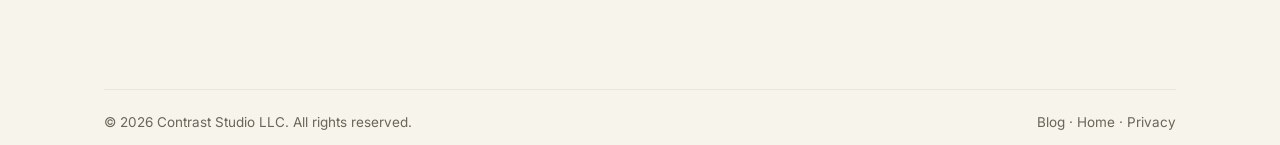
<file: blog/whisper-thank-you.html>
<!DOCTYPE html>
<html lang="en">
<head>
  <meta charset="UTF-8" />
  <meta name="viewport" content="width=device-width, initial-scale=1.0" />
  <title>Whisper kept thanking me for messages I never sent — Handsfree Blog</title>
  <meta name="description" content="Three Whisper hallucination bugs in increasing order of weirdness — phantom 'Thank you.' messages, ghosts in the echo-cancelled silence, and a fictional Chinese subtitle volunteer — and what actually fixed them." />

  <link rel="canonical" href="https://handsfree.contraststudio.app/blog/whisper-thank-you.html" />

  <meta property="og:type" content="article" />
  <meta property="og:url" content="https://handsfree.contraststudio.app/blog/whisper-thank-you.html" />
  <meta property="og:title" content="Whisper kept thanking me for messages I never sent" />
  <meta property="og:description" content="Three Whisper hallucination bugs in increasing order of weirdness, and what actually fixed them." />
  <meta property="og:image" content="https://handsfree.contraststudio.app/assets/logo.png" />
  <meta name="twitter:card" content="summary" />

  <link rel="icon" type="image/png" href="../assets/logo.png" />
  <link rel="apple-touch-icon" href="../assets/logo.png" />

  <link rel="preconnect" href="https://fonts.googleapis.com" />
  <link rel="preconnect" href="https://fonts.gstatic.com" crossorigin />
  <link href="https://fonts.googleapis.com/css2?family=Inter:wght@400;500;600;700&family=Newsreader:ital,opsz,wght@0,6..72,400;0,6..72,500;1,6..72,400;1,6..72,500&family=JetBrains+Mono:wght@400;500&display=swap" rel="stylesheet" />

  <link rel="stylesheet" href="../styles.css" />
  <link rel="stylesheet" href="blog.css" />
</head>
<body>

  <header class="nav">
    <div class="wrap nav-inner">
      <a class="nav-brand" href="../index.html" aria-label="Handsfree home">
        <img src="../assets/logo.png" alt="" />
        <img src="../assets/wordmark.png" alt="Handsfree" style="height:20px" />
      </a>
      <nav class="nav-links">
        <a class="link" href="index.html">Blog</a>
        <a class="link" href="https://github.com/devtheicetea/handsfree" target="_blank" rel="noopener">GitHub</a>
        <a class="btn btn-primary" href="https://apps.apple.com/app/apple-store/id6781863812?pt=128939791&ct=blog&mt=8">Download</a>
      </nav>
    </div>
  </header>

  <article class="post">
    <p class="post-kicker">Engineering</p>
    <h1>Whisper kept thanking me for messages I never sent</h1>
    <p class="post-meta">
      <span>July 8, 2026</span><span class="dot">·</span><span>7 min read</span><span class="dot">·</span><span>by the maker of Handsfree</span>
    </p>

    <p>I'm building <a href="../index.html">Handsfree</a>, an iOS app that lets you talk to Claude Code by voice — your phone connects to a small bridge on your own machine, you speak, the agent codes, and it reads the replies back. A few weeks ago I started adding a better transcription path, and Whisper spent the next several days politely thanking me for things I never said.</p>

    <p>This is the story of three hallucination bugs, in increasing order of weirdness, and what actually fixed them.</p>

    <h2>The setup: hybrid transcription</h2>

    <p>Apple's on-device speech recognition is fast and free, but the transcripts are raw: no punctuation, filler words everywhere, and mixed-language speech comes out mangled. Whisper produces beautiful transcripts — punctuated, multilingual — but it's a batch model, not a streaming one.</p>

    <p>So I did both:</p>

    <ul>
      <li><b>On-device</b> (<code>SFSpeechRecognizer</code>) provides the live transcript while you talk, plus endpoint detection — it decides when you've stopped speaking.</li>
      <li>On endpoint, the phone ships the <b>raw utterance audio</b> (16-bit PCM over WebSocket) to the bridge, where <b>whisper.cpp</b> (large-v3-turbo, Metal, via <a href="https://github.com/JacobLinCool/smart-whisper" target="_blank" rel="noopener">smart-whisper</a>) transcribes the whole thing with full context.</li>
      <li>The polished Whisper transcript is what actually gets sent to the agent. If the bridge is slow or down, the on-device text is the fallback.</li>
    </ul>

    <p>(The shipped app defaults to Apple's fully on-device voice; this hybrid path is an optional bridge-side upgrade I'm rolling out — the "bridge" is your own machine, so audio still never leaves your own hardware.)</p>

    <p>First tests were great. Punctuation, capitalization, <code>settings</code> and <code>fix</code> preserved as English inside Chinese sentences. Then I stopped talking for a moment.</p>

    <h2>Bug 1: the phantom "Thank you."</h2>

    <p>During testing, I dismissed a half-spoken message and paused. The app sent <b>"Thank you."</b> to my coding agent. I didn't say anything. I tried to cancel another message — it sent <em>another</em> "Thank you."</p>

    <p>The bridge log made the pattern obvious:</p>

    <pre><code>18:29:31 [stt.transcript] chars=10 ms=1203 text=Thank you.
18:29:48 [stt.transcript] chars=10 ms=1184 text=Thank you.</code></pre>

    <p>Both "utterances" were near-silent audio buffers — leftover capture from after a dismissed message. Whisper looked at silence and confidently produced gratitude.</p>

    <p>This turns out to be one of Whisper's most famous failure modes. It was trained on a vast amount of YouTube-style audio with subtitles, and the tail end of that training data is saturated with outro lines. Feed it silence or near-silence and the decoder's most probable continuation is subtitle boilerplate: <em>"Thank you."</em>, <em>"Thanks for watching!"</em>, <em>"Please subscribe."</em> There are long GitHub threads about it (<a href="https://github.com/openai/whisper/discussions/679" target="_blank" rel="noopener">openai/whisper #679</a>, <a href="https://github.com/ggml-org/whisper.cpp/issues/1724" target="_blank" rel="noopener">whisper.cpp #1724</a>) and even <a href="https://arxiv.org/abs/2501.11378" target="_blank" rel="noopener">a paper investigating hallucinations induced by non-speech audio</a>.</p>

    <p><b>Fix 1: don't ask Whisper about silence.</b> I already had a second opinion available — the on-device recognizer. If <code>SFSpeechRecognizer</code> heard zero words in the buffer, it's silence; discard it and never call Whisper at all. The on-device transcript became a speech-presence gate:</p>

    <pre><code>// The on-device transcript is our speech-presence gate. If SFSpeech heard
// nothing, it's silence — do NOT hand the buffer to Whisper, which
// HALLUCINATES ("Thank you", "Thanks for watching", …) on silence.
guard !onDeviceText.isEmpty else {
    discardCapturedAudio()
    return
}</code></pre>

    <p>Phantom messages: gone. For about an hour.</p>

    <h2>Bug 2: "Thank you. Thank you." — now at the <em>start</em></h2>

    <p>The next hallucination arrived at the <em>beginning</em> of a real message:</p>

    <blockquote><p><b>Thank you. Thank you.</b> I think this is working. Next, I'm going to test some other languages…</p></blockquote>

    <p>I definitely didn't open with double gratitude. The log had the tell:</p>

    <pre><code>19:06:43 [stt.trim] fromMs=123500 toMs=107010</code></pre>

    <p>The audio buffer was <b>123 seconds long</b>. Why? Barge-in. The app lets you interrupt the agent mid-reply, and to catch your first word, it starts recording while the reply is still playing. That reply played for two minutes before I interrupted — and the whole time, the buffer was recording the <em>echo-cancelled residue</em> of the app's own text-to-speech.</p>

    <p>Hardware echo cancellation is good, but its output isn't digital zero — it's a faint smear of almost-silence. So Whisper received: <b>~100 seconds of ghostly near-silence, then me talking.</b> It transcribed the ghost first. The ghost says thank you.</p>

    <p><b>Fix 2 came in two parts:</b></p>

    <ol>
      <li><b>Client:</b> at the moment of barge-in, throw away everything recorded during the reply except a 2-second pre-roll (enough to keep the user's first words, which is what the recording was for).</li>
      <li><b>Bridge:</b> trim leading/trailing near-silence before every transcription — RMS energy over 30&nbsp;ms windows, drop everything below a threshold, keep ~120&nbsp;ms of margin at the front so word onsets don't get clipped and ~60&nbsp;ms at the tail:</li>
    </ol>

    <pre><code>const win = 480;        // 30 ms @ 16 kHz
const thresh = 0.012;   // RMS gate: speech sits well above, room noise below
// … find first/last voiced window, keep small pads, subarray the rest away</code></pre>

    <p>Now Whisper only ever saw actual speech with tight margins. Surely that's the end of it.</p>

    <h2>Bug 3: the Chinese subtitle volunteer</h2>

    <p>I switched testing to Mandarin. At the end of an ordinary message, Whisper appended:</p>

    <blockquote><p>中文字幕志愿者 杨栋梁</p></blockquote>

    <p>That translates to roughly <em>"Chinese subtitle volunteer: Yang Dongliang."</em> Whisper didn't just hallucinate a phrase — it <b>credited a fictional member of the fansub team</b> that transcribed my nonexistent video.</p>

    <p>It's the same YouTube-training-data failure mode wearing a different hat: in Chinese content, the boilerplate at the end of subtitled videos isn't "thanks for watching," it's the subtitle group's credit line. Different language, same statistical ghost.</p>

    <p>But wait — I was trimming silence now. The log agreed:</p>

    <pre><code>19:57:28 [stt.trim] fromMs=23500 toMs=19680   ← trimmed 3.8s
19:57:31 [stt.transcript] …都给删了吧。中文字幕志愿者 杨栋梁</code></pre>

    <p>The trim ran, and the hallucination survived. The problem: <b>an energy gate is not a voice activity detector.</b> The tail of that recording wasn't digital silence — it was breath and faint mouth noise, <em>just</em> above the RMS threshold. Loud enough to survive the trim; speech-free enough to trigger the hallucination. You can't fix that by tuning the threshold, because the next recording's breath will sit somewhere else.</p>

    <p><b>Fix 3: make the model police itself.</b> whisper.cpp exposes decoder-level knobs for exactly this, and they're the standard anti-hallucination stack:</p>

    <pre><code>const opts = {
  language,
  suppress_non_speech_tokens: true,  // ban non-speech tokens outright
  no_speech_thold: 0.6,              // trust the model's own "no speech here" signal
  entropy_thold: 2.4,                // reject high-entropy (rambling) segments
  logprob_thold: -1.0,               // reject low-confidence segments
};</code></pre>

    <p>Whisper computes a <code>no_speech</code> probability and per-token confidences internally — by default it just doesn't act on them very aggressively. These thresholds tell it: if you suspect a segment isn't speech, or you're not confident in what you decoded, drop it instead of improvising.</p>

    <h2>Bonus round: the punctuation primer</h2>

    <p>One more Whisper quirk from the same week, too good not to include. English transcripts came back beautifully punctuated. Chinese transcripts came back as one endless run-on sentence — unless I paused dramatically between phrases like a news anchor.</p>

    <p>The fix is delightfully dumb: <b>give Whisper a punctuated example.</b> The <code>initial_prompt</code> parameter primes the decoder's context, and the decoder imitates the style of what it sees:</p>

    <pre><code>function punctuationPrimer(language: string): string {
  switch (language) {
    case "zh": return "以下是普通话的句子，包含逗号、句号和问号等标点符号。";
    case "ja": return "以下は、句読点を含む日本語の文章です。";
    default:   return ""; // English punctuates fine on its own
  }
}</code></pre>

    <p>One punctuated Mandarin sentence as a primer, and every Chinese transcript came back with proper 逗号 and 句号. (It also nudges the output toward Simplified characters, which I wanted anyway.)</p>

    <h2>What I'd tell you if you're shipping Whisper in a product</h2>

    <ol>
      <li><b>Never feed Whisper silence.</b> It doesn't return empty — it returns YouTube outros. Gate with real speech detection <em>before</em> the model. If you have any secondary signal that speech occurred (another recognizer, a VAD), use it as a hard gate.</li>
      <li><b>Energy trimming is necessary but not sufficient.</b> It removes the obvious padding, but breath and room tone sail right through an RMS gate, and they hallucinate just as well as silence does.</li>
      <li><b>Turn on the decoder's own defenses.</b> <code>suppress_non_speech_tokens</code> and the <code>no_speech</code>/<code>entropy</code>/<code>logprob</code> thresholds exist because the model already <em>knows</em> when it's improvising. Make it act on that.</li>
      <li><b>Prime for punctuation in CJK languages.</b> A one-sentence punctuated <code>initial_prompt</code> fixes run-on Chinese transcripts almost completely.</li>
      <li><b>Log everything about the audio, not just the text.</b> Every one of these bugs was solved by one log line — buffer duration, trim amounts, transcription time. <code>fromMs=123500</code> told the whole barge-in story instantly.</li>
    </ol>

    <p>The hallucinations were never random. Each one was Whisper doing exactly what it was trained to do — completing the most statistically likely subtitle for the audio it was given. The bug was always in what I was giving it.</p>

    <hr />

    <p class="post-foot"><b>Handsfree</b> is a free iOS app for talking to Claude Code and Codex hands-free — the agent runs on your own machine, and your phone talks to it over your own network. It's <a href="https://apps.apple.com/app/apple-store/id6781863812?pt=128939791&ct=blog&mt=8">on the App Store</a>, and the bridge is <a href="https://www.npmjs.com/package/handsfree-bridge" target="_blank" rel="noopener"><code>npx handsfree-bridge</code></a> (<a href="https://github.com/devtheicetea/handsfree" target="_blank" rel="noopener">MIT, open source</a>).</p>
  </article>

  <footer class="site">
    <div class="wrap">
      <div class="foot-bottom">
        <span>&copy; <span id="year">2026</span> Contrast Studio LLC. All rights reserved.</span>
        <span><a href="index.html" style="color:inherit">Blog</a> · <a href="../index.html" style="color:inherit">Home</a> · <a href="../privacy.html" style="color:inherit">Privacy</a></span>
      </div>
    </div>
  </footer>

  <script>document.getElementById('year').textContent = new Date().getFullYear();</script>
</body>
</html>
</file>
<file: styles.css>
/* ============================================================
   Handsfree — official site
   Sumi-e ink aesthetic: warm paper, ink black, cinnabar seal red
   ============================================================ */

:root {
  --paper:        #f7f4ec;
  --paper-2:      #efe9dc;
  --ink:          #16130f;
  --ink-soft:     #34302a;
  --muted:        #6b6558;
  --hairline:     rgba(22, 19, 15, 0.10);
  --hairline-2:   rgba(22, 19, 15, 0.06);
  --seal:         #b23a2e;   /* cinnabar / hanko red */
  --seal-ink:     #9c3025;
  --card:         #fffdf8;
  --shadow:       0 1px 2px rgba(22,19,15,.05), 0 12px 32px rgba(22,19,15,.06);
  --logo-invert:  0;

  --sans: "Inter", ui-sans-serif, system-ui, -apple-system, "Segoe UI", Roboto, Helvetica, Arial, sans-serif;
  --serif: "Newsreader", ui-serif, Georgia, "Times New Roman", serif;
  --mono: "JetBrains Mono", ui-monospace, SFMono-Regular, Menlo, Consolas, monospace;

  --maxw: 1120px;
}

@media (prefers-color-scheme: dark) {
  :root {
    --paper:      #131110;
    --paper-2:    #1b1815;
    --ink:        #ece7dc;
    --ink-soft:   #cfc9bd;
    --muted:      #948d7f;
    --hairline:   rgba(236, 231, 220, 0.12);
    --hairline-2: rgba(236, 231, 220, 0.07);
    --seal:       #e0685a;
    --seal-ink:   #e0685a;
    --card:       #1c1916;
    --shadow:     0 1px 2px rgba(0,0,0,.4), 0 16px 40px rgba(0,0,0,.45);
    --logo-invert: 1;
  }
}

* { box-sizing: border-box; }

html { scroll-behavior: smooth; -webkit-text-size-adjust: 100%; }

body {
  margin: 0;
  font-family: var(--sans);
  color: var(--ink);
  background-color: var(--paper);
  background-image:
    radial-gradient(1200px 600px at 78% -8%, rgba(178,58,46,.05), transparent 60%),
    radial-gradient(900px 500px at 5% 10%, rgba(22,19,15,.035), transparent 55%);
  line-height: 1.6;
  -webkit-font-smoothing: antialiased;
  text-rendering: optimizeLegibility;
}

a { color: inherit; text-decoration: none; }

img { max-width: 100%; display: block; }

.wrap { width: 100%; max-width: var(--maxw); margin: 0 auto; padding: 0 24px; }

.serif { font-family: var(--serif); }
.mono  { font-family: var(--mono); }
.seal  { color: var(--seal); }

/* ---------- Nav ---------- */
.nav {
  position: sticky; top: 0; z-index: 50;
  backdrop-filter: saturate(140%) blur(10px);
  background: color-mix(in srgb, var(--paper) 82%, transparent);
  border-bottom: 1px solid var(--hairline-2);
}
.nav-inner {
  display: flex; align-items: center; justify-content: space-between;
  height: 64px;
}
.nav-brand { display: flex; align-items: center; gap: 10px; }
.nav-brand img { height: 22px; filter: invert(var(--logo-invert)); }
.nav-links { display: flex; align-items: center; gap: 28px; }
.nav-links a.link { color: var(--muted); font-size: 15px; font-weight: 500; transition: color .18s; }
.nav-links a.link:hover { color: var(--ink); }

@media (max-width: 680px) {
  .nav-links a.link { display: none; }
}

/* ---------- Buttons ---------- */
.btn {
  display: inline-flex; align-items: center; gap: 9px;
  font-weight: 600; font-size: 15px;
  padding: 11px 20px; border-radius: 999px;
  border: 1px solid transparent;
  transition: transform .12s ease, box-shadow .18s ease, background .18s;
  cursor: pointer; white-space: nowrap;
}
.btn:active { transform: translateY(1px); }
.btn-primary { background: var(--ink); color: var(--paper); box-shadow: var(--shadow); }
.btn-primary:hover { box-shadow: 0 4px 14px rgba(22,19,15,.18); }
.btn-ghost { background: transparent; color: var(--ink); border-color: var(--hairline); }
.btn-ghost:hover { background: var(--paper-2); }

/* App Store badge button */
.appstore {
  display: inline-flex; align-items: center; gap: 11px;
  background: var(--ink); color: var(--paper);
  padding: 12px 22px; border-radius: 14px;
  box-shadow: var(--shadow);
  transition: transform .12s, box-shadow .18s;
}
.appstore:hover { transform: translateY(-2px); box-shadow: 0 10px 28px rgba(22,19,15,.22); }
.appstore svg { width: 26px; height: 26px; flex: none; }
.appstore .small { font-size: 11px; opacity: .8; line-height: 1; letter-spacing: .02em; }
.appstore .big { font-size: 19px; font-weight: 600; line-height: 1.15; }
.appstore .stack { display: flex; flex-direction: column; gap: 2px; text-align: left; }

/* ---------- Hero ---------- */
.hero { padding: 84px 0 72px; position: relative; overflow: hidden; }
.hero-grid {
  display: grid; grid-template-columns: 1.05fr .95fr; gap: 56px; align-items: center;
}
.eyebrow {
  display: inline-flex; align-items: center; gap: 9px;
  font-size: 13px; font-weight: 600; letter-spacing: .04em; text-transform: uppercase;
  color: var(--seal);
  border: 1px solid color-mix(in srgb, var(--seal) 35%, transparent);
  padding: 6px 13px; border-radius: 999px;
  background: color-mix(in srgb, var(--seal) 7%, transparent);
}
.hero h1 {
  font-family: var(--serif);
  font-weight: 500;
  font-size: clamp(40px, 6vw, 66px);
  line-height: 1.04;
  letter-spacing: -0.02em;
  margin: 22px 0 0;
}
.hero h1 em { font-style: italic; color: var(--seal); }
.hero p.lede {
  font-size: clamp(17px, 2.1vw, 20px);
  color: var(--ink-soft);
  max-width: 30em;
  margin: 22px 0 0;
}
.hero-cta { display: flex; align-items: center; gap: 16px; margin-top: 34px; flex-wrap: wrap; }
.hero-note { margin-top: 18px; font-size: 14px; color: var(--muted); display: flex; align-items: center; gap: 8px; }
.hero-note b { color: var(--ink); font-weight: 600; }

.hero-art { position: relative; display: grid; place-items: center; }
.hero-art .bird {
  width: min(440px, 92%);
  filter: invert(var(--logo-invert)) drop-shadow(0 24px 40px rgba(22,19,15,.14));
  animation: rise 1.2s cubic-bezier(.2,.8,.2,1) both;
}
.hero-art .seal-stamp {
  position: absolute; right: 6%; bottom: 2%;
  width: 88px; height: 88px;
  border: 2.5px solid var(--seal); border-radius: 14px;
  color: var(--seal);
  display: grid; place-items: center;
  font-family: var(--serif); font-weight: 600; font-size: 15px; text-align: center;
  transform: rotate(-6deg);
  background: color-mix(in srgb, var(--seal) 8%, transparent);
  line-height: 1.15;
  animation: stamp 1s .5s cubic-bezier(.2,1.3,.4,1) both;
}

@keyframes rise { from { opacity: 0; transform: translateY(24px) scale(.98); } to { opacity: 1; transform: none; } }
@keyframes stamp { from { opacity: 0; transform: rotate(-6deg) scale(1.4); } to { opacity: 1; transform: rotate(-6deg) scale(1); } }

@media (max-width: 900px) {
  .hero-grid { grid-template-columns: 1fr; gap: 24px; text-align: center; }
  .hero-cta, .hero-note { justify-content: center; }
  .eyebrow { }
  .hero-art { order: -1; }
  .hero-art .bird { width: min(320px, 74%); }
}

/* ---------- Free / on-device banner ---------- */
.banner {
  border-top: 1px solid var(--hairline);
  border-bottom: 1px solid var(--hairline);
  background: var(--paper-2);
}
.banner-inner {
  display: flex; align-items: center; justify-content: center; gap: 40px;
  padding: 26px 0; flex-wrap: wrap; text-align: center;
}
.banner-item { display: flex; align-items: center; gap: 11px; font-size: 15px; color: var(--ink-soft); }
.banner-item b { color: var(--ink); font-weight: 600; }
.banner-item svg { width: 20px; height: 20px; color: var(--seal); flex: none; }

/* ---------- Sections ---------- */
section.block { padding: 92px 0; }
.section-head { max-width: 44rem; }
.section-head.center { margin: 0 auto; text-align: center; }
.section-head .kicker {
  font-size: 13px; font-weight: 700; letter-spacing: .12em; text-transform: uppercase;
  color: var(--seal); margin: 0 0 14px;
}
.section-head h2 {
  font-family: var(--serif); font-weight: 500;
  font-size: clamp(30px, 4.4vw, 44px); line-height: 1.1; letter-spacing: -.02em;
  margin: 0;
}
.section-head p { font-size: 18px; color: var(--ink-soft); margin: 16px 0 0; }

/* ---------- Feature grid ---------- */
.features { display: grid; grid-template-columns: repeat(3, 1fr); gap: 20px; margin-top: 52px; }
.card {
  background: var(--card);
  border: 1px solid var(--hairline);
  border-radius: 18px;
  padding: 28px;
  box-shadow: var(--shadow);
  transition: transform .16s ease, box-shadow .2s ease;
}
.card:hover { transform: translateY(-3px); box-shadow: 0 8px 30px rgba(22,19,15,.10); }
.card .ic {
  width: 44px; height: 44px; border-radius: 12px;
  display: grid; place-items: center; margin-bottom: 18px;
  background: color-mix(in srgb, var(--seal) 10%, transparent);
  color: var(--seal);
  border: 1px solid color-mix(in srgb, var(--seal) 22%, transparent);
}
.card .ic svg { width: 22px; height: 22px; }
.card h3 { font-size: 19px; margin: 0 0 8px; letter-spacing: -.01em; }
.card p { margin: 0; color: var(--muted); font-size: 15.5px; }

@media (max-width: 900px) { .features { grid-template-columns: 1fr; } }

/* ---------- How it works ---------- */
.steps { display: grid; grid-template-columns: repeat(3, 1fr); gap: 24px; margin-top: 54px; }
.step { position: relative; padding-top: 8px; }
.step .num {
  font-family: var(--serif); font-size: 15px; font-weight: 600;
  width: 38px; height: 38px; border-radius: 50%;
  display: grid; place-items: center;
  color: var(--paper); background: var(--ink);
  margin-bottom: 18px;
}
.step h3 { margin: 0 0 8px; font-size: 20px; letter-spacing: -.01em; }
.step p { margin: 0; color: var(--muted); font-size: 15.5px; }
.step code, .codeline {
  font-family: var(--mono); font-size: 14px;
  background: var(--paper-2); border: 1px solid var(--hairline);
  border-radius: 8px; padding: 3px 8px; color: var(--ink);
}
.codeblock {
  margin-top: 14px;
  display: flex; align-items: center; gap: 10px;
  font-family: var(--mono); font-size: 14.5px;
  background: var(--ink); color: #f4efe6;
  border-radius: 12px; padding: 13px 16px;
  box-shadow: var(--shadow);
  overflow-x: auto;
}
.codeblock .prompt { color: var(--seal); opacity: .9; }
.copybtn { margin-left: auto; background: transparent; border: 0; color: rgba(244,239,230,.6); cursor: pointer; font-size: 12px; font-family: var(--sans); }
.copybtn:hover { color: #fff; }

@media (max-width: 900px) { .steps { grid-template-columns: 1fr; gap: 34px; } }

/* ---------- Split spotlight (voice/privacy) ---------- */
.split { display: grid; grid-template-columns: 1fr 1fr; gap: 56px; align-items: center; }
.split.reverse .split-art { order: 2; }
.split-art {
  background: var(--paper-2);
  border: 1px solid var(--hairline);
  border-radius: 22px;
  padding: 40px;
  min-height: 320px;
  display: grid; place-items: center;
  position: relative; overflow: hidden;
}
.split ul { list-style: none; padding: 0; margin: 24px 0 0; display: grid; gap: 14px; }
.split ul li { display: flex; gap: 12px; align-items: flex-start; font-size: 16px; color: var(--ink-soft); }
.split ul li svg { width: 20px; height: 20px; color: var(--seal); flex: none; margin-top: 3px; }
.split ul li b { color: var(--ink); }

/* phone mock */
.phone {
  width: 232px; border-radius: 34px; padding: 12px;
  background: var(--ink); box-shadow: 0 30px 60px rgba(22,19,15,.28);
}
.phone-screen {
  border-radius: 24px; background: var(--paper); overflow: hidden;
  border: 1px solid rgba(255,255,255,.05);
}
.phone-top { height: 26px; display: grid; place-items: center; }
.phone-notch { width: 84px; height: 6px; border-radius: 999px; background: rgba(22,19,15,.25); }
.chat { padding: 14px 14px 18px; display: grid; gap: 10px; }
.bubble { font-size: 13px; padding: 9px 12px; border-radius: 14px; max-width: 82%; line-height: 1.4; }
.bubble.me { background: var(--ink); color: var(--paper); justify-self: end; border-bottom-right-radius: 5px; }
.bubble.ai { background: var(--paper-2); color: var(--ink); border: 1px solid var(--hairline); border-bottom-left-radius: 5px; }
.bubble.perm { border: 1px dashed color-mix(in srgb, var(--seal) 45%, transparent); background: color-mix(in srgb, var(--seal) 7%, transparent); color: var(--ink); justify-self: stretch; max-width: 100%; }
.perm-row { display: flex; gap: 6px; margin-top: 8px; }
.perm-row span { font-size: 11px; font-weight: 600; padding: 4px 10px; border-radius: 8px; }
.perm-allow { background: var(--seal); color: #fff; }
.perm-deny { border: 1px solid var(--hairline); color: var(--muted); }
.mic-row { display: flex; align-items: center; justify-content: center; gap: 8px; padding: 4px 0 2px; color: var(--muted); font-size: 11px; }
.mic-dot { width: 8px; height: 8px; border-radius: 50%; background: var(--seal); animation: pulse 1.4s infinite; }
@keyframes pulse { 0%,100% { opacity: 1; transform: scale(1); } 50% { opacity: .4; transform: scale(1.5); } }

@media (max-width: 900px) {
  .split { grid-template-columns: 1fr; gap: 32px; }
  .split.reverse .split-art { order: 0; }
}

/* ---------- Screenshot showcase ---------- */
.shots {
  display: grid; grid-template-columns: repeat(4, 1fr); gap: 22px; margin-top: 54px;
  align-items: start;
}
.shot {
  border-radius: 26px; overflow: hidden;
  box-shadow: 0 2px 6px rgba(22,19,15,.06), 0 22px 44px rgba(22,19,15,.10);
  transition: transform .2s ease, box-shadow .2s ease;
  background: var(--paper-2);
}
.shot:hover { transform: translateY(-6px); box-shadow: 0 30px 60px rgba(22,19,15,.16); }
.shot img { width: 100%; height: auto; display: block; }

@media (max-width: 860px) {
  .shots {
    grid-template-columns: none; grid-auto-flow: column; grid-auto-columns: 74%;
    overflow-x: auto; scroll-snap-type: x mandatory;
    margin-inline: -24px; padding: 4px 24px 16px; gap: 16px;
    -webkit-overflow-scrolling: touch;
  }
  .shot { scroll-snap-align: center; }
  .shot:hover { transform: none; }
}

/* ---------- Agents strip ---------- */
.agents { display: grid; grid-template-columns: 1fr 1fr; gap: 20px; margin-top: 48px; }
.agent-card {
  background: var(--card); border: 1px solid var(--hairline); border-radius: 18px;
  padding: 30px; box-shadow: var(--shadow);
}
.agent-card .tag { font-family: var(--mono); font-size: 12px; color: var(--seal); letter-spacing: .04em; }
.agent-card h3 { font-size: 22px; margin: 8px 0 6px; }
.agent-card p { margin: 0; color: var(--muted); font-size: 15.5px; }
@media (max-width: 680px) { .agents { grid-template-columns: 1fr; } }

/* ---------- FAQ ---------- */
.faq { margin-top: 46px; display: grid; gap: 0; border-top: 1px solid var(--hairline); }
.faq details { border-bottom: 1px solid var(--hairline); padding: 6px 0; }
.faq summary {
  cursor: pointer; list-style: none; padding: 20px 4px;
  font-size: 18px; font-weight: 600; display: flex; align-items: center; justify-content: space-between; gap: 20px;
}
.faq summary::-webkit-details-marker { display: none; }
.faq summary .chev { transition: transform .2s; color: var(--seal); flex: none; }
.faq details[open] summary .chev { transform: rotate(45deg); }
.faq p { margin: 0 4px 22px; color: var(--ink-soft); font-size: 16px; max-width: 60ch; }
.faq p code { font-family: var(--mono); font-size: 14px; background: var(--paper-2); border: 1px solid var(--hairline); border-radius: 6px; padding: 2px 6px; }

/* ---------- Final CTA ---------- */
.cta {
  text-align: center;
  border-radius: 28px;
  background: var(--ink);
  color: var(--paper);
  padding: 72px 32px;
  position: relative; overflow: hidden;
}
.cta .bird-ghost {
  position: absolute; inset: 0; margin: auto;
  width: 520px; opacity: .06; filter: invert(1);
  pointer-events: none;
}
.cta h2 { font-family: var(--serif); font-weight: 500; font-size: clamp(30px, 5vw, 48px); margin: 0; letter-spacing: -.02em; position: relative; }
.cta p { color: rgba(247,244,236,.72); font-size: 18px; margin: 16px auto 0; max-width: 34em; position: relative; }
.cta .hero-cta { justify-content: center; margin-top: 32px; position: relative; }
.cta .appstore { background: var(--paper); color: var(--ink); }
.cta .btn-ghost { color: var(--paper); border-color: rgba(247,244,236,.25); }
.cta .btn-ghost:hover { background: rgba(247,244,236,.08); }

/* ---------- Footer ---------- */
footer.site {
  border-top: 1px solid var(--hairline);
  padding: 52px 0 40px;
  margin-top: 96px;
}
.foot-grid { display: flex; align-items: flex-start; justify-content: space-between; gap: 40px; flex-wrap: wrap; }
.foot-brand img { height: 26px; filter: invert(var(--logo-invert)); margin-bottom: 14px; }
.foot-brand p { color: var(--muted); font-size: 14.5px; max-width: 26em; margin: 0; }
.foot-cols { display: flex; gap: 64px; flex-wrap: wrap; }
.foot-col h4 { font-size: 13px; text-transform: uppercase; letter-spacing: .08em; color: var(--muted); margin: 0 0 14px; }
.foot-col a { display: block; color: var(--ink-soft); font-size: 15px; margin-bottom: 10px; transition: color .15s; }
.foot-col a:hover { color: var(--seal); }
.foot-bottom {
  margin-top: 44px; padding-top: 22px; border-top: 1px solid var(--hairline-2);
  display: flex; align-items: center; justify-content: space-between; gap: 16px; flex-wrap: wrap;
  color: var(--muted); font-size: 13.5px;
}

/* ---------- utilities ---------- */
.reveal { opacity: 0; transform: translateY(18px); transition: opacity .7s ease, transform .7s ease; }
.reveal.in { opacity: 1; transform: none; }
@media (prefers-reduced-motion: reduce) {
  * { animation: none !important; scroll-behavior: auto; }
  .reveal { opacity: 1; transform: none; }
}
</file>
<file: blog/blog.css>
/* ============================================================
   Handsfree — blog article typography
   Extends styles.css (same paper/ink/seal variables)
   ============================================================ */

.post {
  max-width: 720px;
  margin: 0 auto;
  padding: 64px 24px 48px;
}

.post-kicker {
  font-family: var(--mono);
  font-size: 13px;
  letter-spacing: .08em;
  text-transform: uppercase;
  color: var(--seal);
  margin: 0 0 14px;
}

.post h1 {
  font-family: var(--serif);
  font-size: clamp(34px, 5.4vw, 48px);
  line-height: 1.12;
  font-weight: 500;
  letter-spacing: -0.015em;
  margin: 0 0 14px;
}

.post-meta {
  color: var(--muted);
  font-size: 14.5px;
  margin: 0 0 42px;
  display: flex;
  gap: 10px;
  align-items: center;
  flex-wrap: wrap;
}
.post-meta .dot { opacity: .5; }

.post h2 {
  font-family: var(--serif);
  font-size: clamp(24px, 3.4vw, 30px);
  font-weight: 500;
  line-height: 1.2;
  margin: 46px 0 14px;
}

.post p, .post li { font-size: 17px; line-height: 1.75; color: var(--ink-soft); }
.post b, .post strong { color: var(--ink); }
.post a { color: var(--seal); text-decoration: underline; text-decoration-color: color-mix(in srgb, var(--seal) 40%, transparent); text-underline-offset: 3px; }
.post a:hover { text-decoration-color: var(--seal); }

.post ul, .post ol { padding-left: 26px; margin: 16px 0; }
.post li { margin: 8px 0; }
.post li::marker { color: var(--seal); }

.post code {
  font-family: var(--mono);
  font-size: .86em;
  background: var(--paper-2);
  border: 1px solid var(--hairline-2);
  border-radius: 6px;
  padding: 2px 6px;
  color: var(--ink);
}

.post pre {
  background: var(--card);
  border: 1px solid var(--hairline);
  border-radius: 12px;
  box-shadow: var(--shadow);
  padding: 18px 20px;
  overflow-x: auto;
  margin: 22px 0;
}
.post pre code {
  background: none;
  border: none;
  padding: 0;
  font-size: 13.5px;
  line-height: 1.65;
  color: var(--ink);
}

.post blockquote {
  margin: 22px 0;
  padding: 6px 0 6px 22px;
  border-left: 3px solid var(--seal);
  font-family: var(--serif);
  font-size: 19px;
  font-style: italic;
  color: var(--ink);
}
.post blockquote p { font-family: inherit; font-size: inherit; color: inherit; margin: 6px 0; }

.post hr {
  border: none;
  border-top: 1px solid var(--hairline);
  margin: 44px 0;
}

.post .post-foot {
  font-size: 15px;
  color: var(--muted);
  font-style: italic;
}
.post .post-foot b { color: var(--ink); }

/* --- blog index --- */
.post-list { max-width: 720px; margin: 0 auto; padding: 64px 24px 80px; }
.post-list > h1 {
  font-family: var(--serif);
  font-size: clamp(32px, 5vw, 44px);
  font-weight: 500;
  margin: 0 0 34px;
}
.post-card {
  display: block;
  background: var(--card);
  border: 1px solid var(--hairline);
  border-radius: 14px;
  box-shadow: var(--shadow);
  padding: 26px 28px;
  margin-bottom: 18px;
  transition: transform .15s ease, box-shadow .15s ease;
}
.post-card:hover { transform: translateY(-2px); box-shadow: 0 6px 20px rgba(22,19,15,.12); }
.post-card h2 { font-family: var(--serif); font-size: 24px; font-weight: 500; margin: 0 0 8px; color: var(--ink); }
.post-card p { margin: 0 0 10px; color: var(--muted); font-size: 15.5px; line-height: 1.6; }
.post-card .when { font-family: var(--mono); font-size: 12.5px; color: var(--muted); }
</file>
